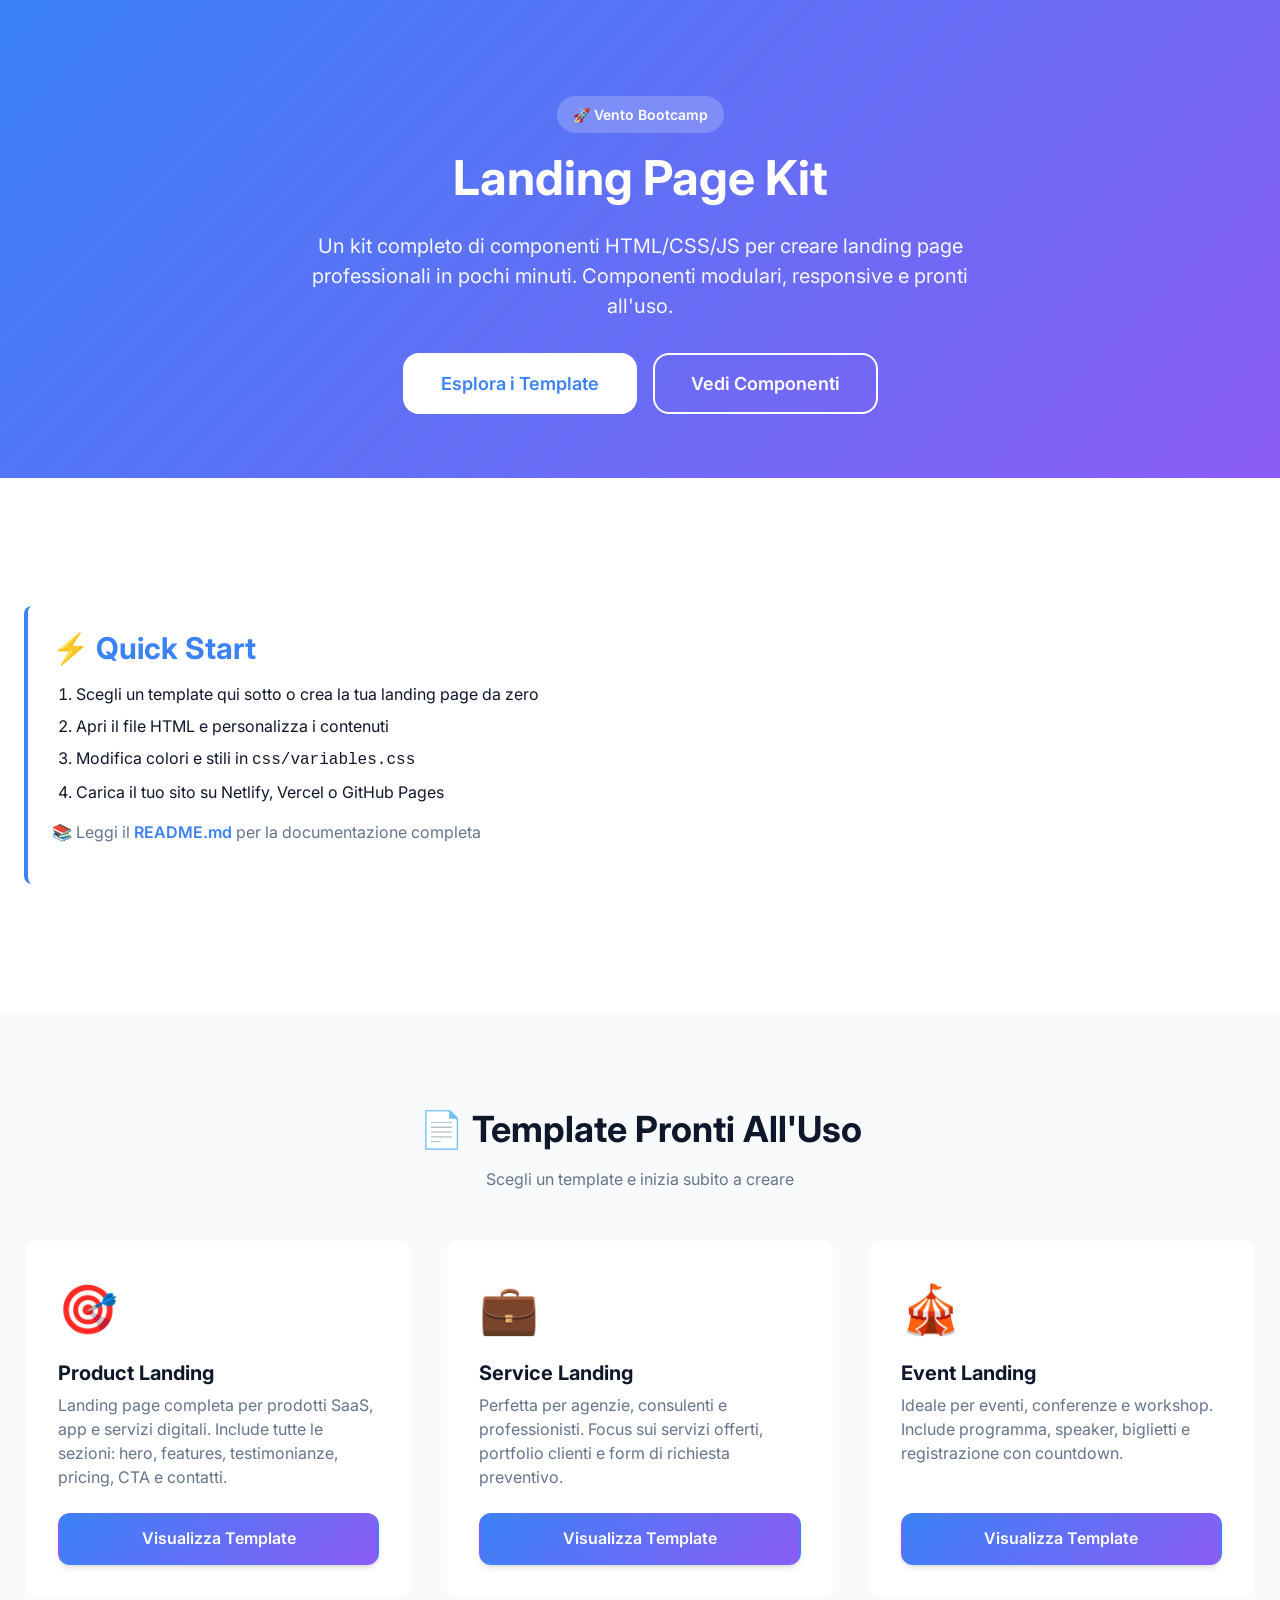
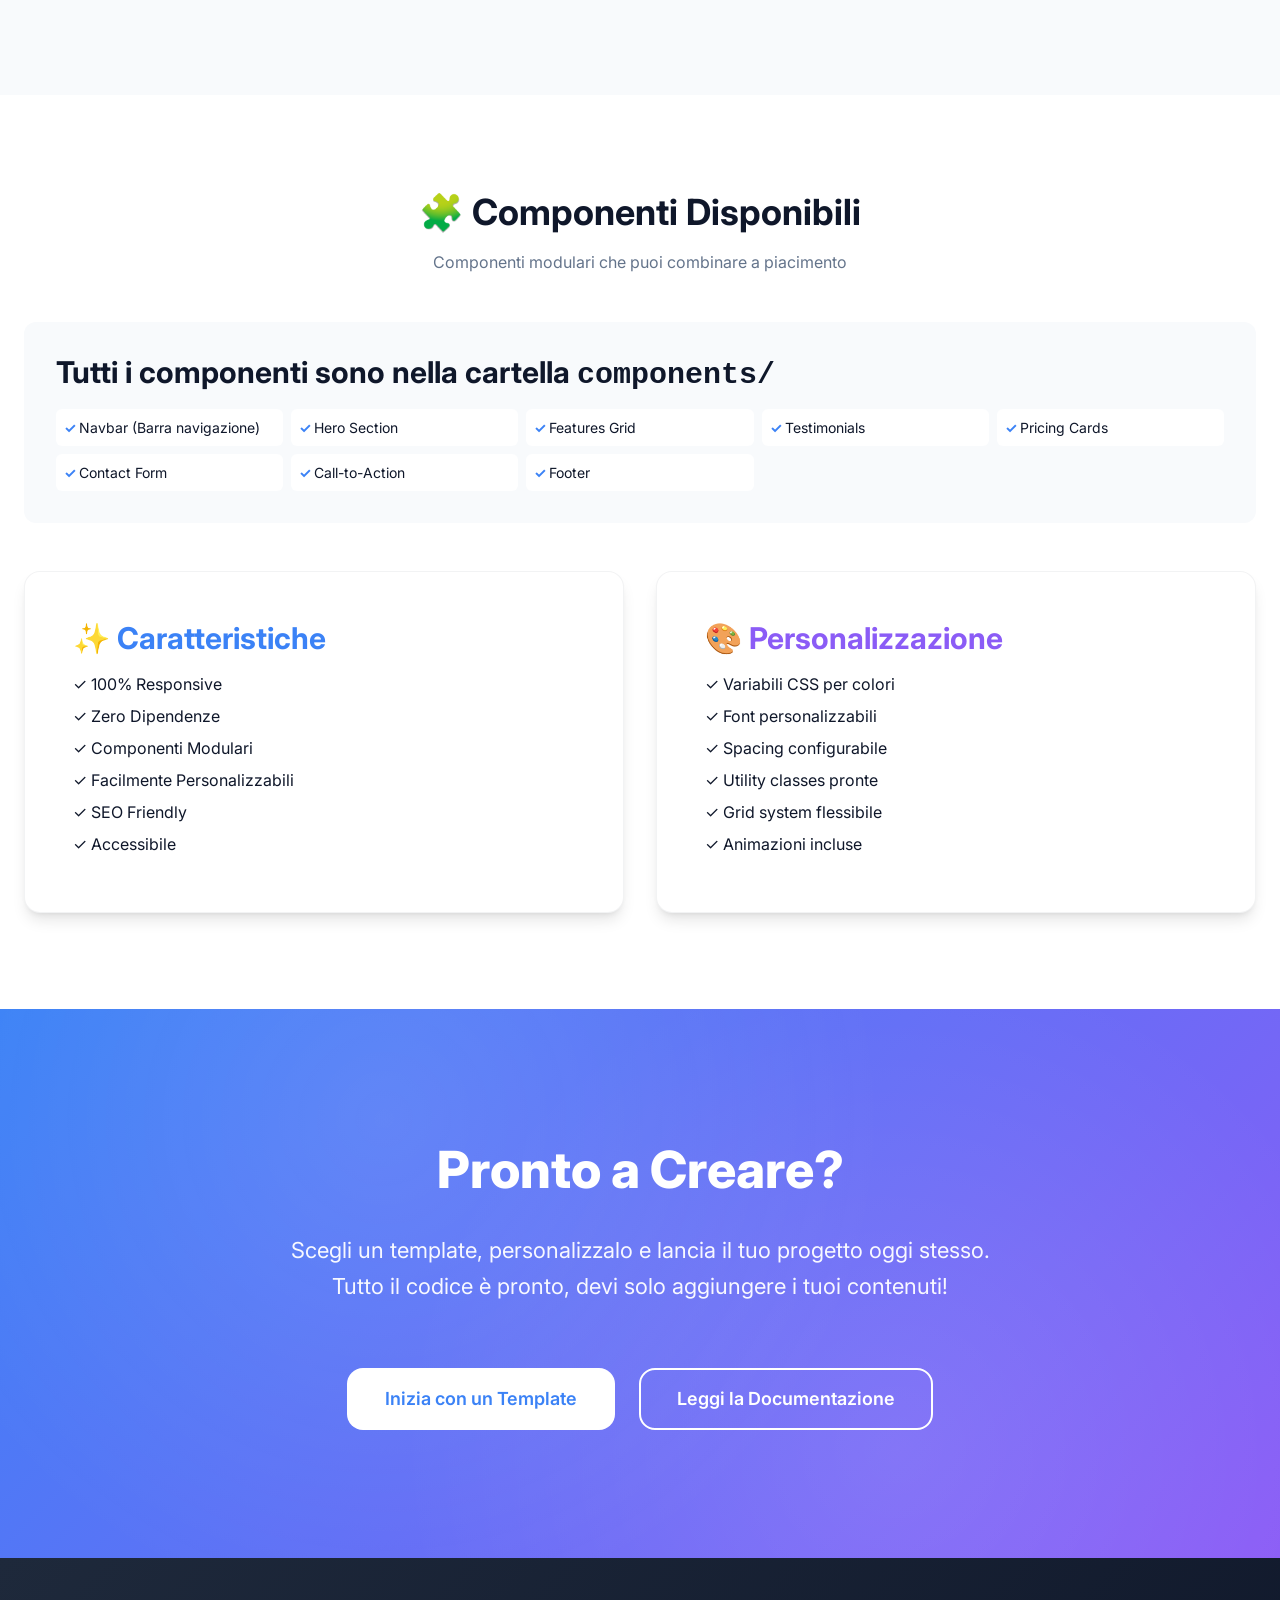
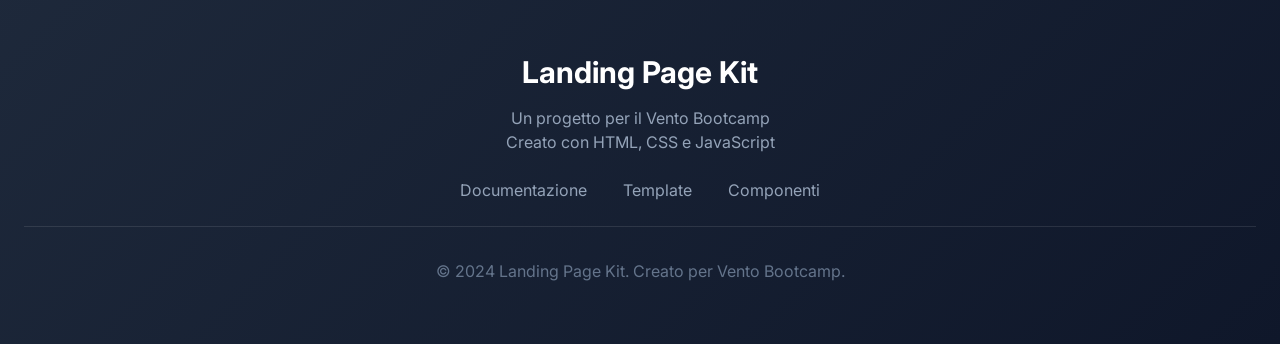
<file: index.html>
<!DOCTYPE html>
<html lang="it">
<head>
  <meta charset="UTF-8">
  <meta name="viewport" content="width=device-width, initial-scale=1.0">
  <title>Landing Page Kit - Vento Bootcamp</title>

  <!-- Google Fonts - Inter -->
  <link rel="preconnect" href="https://fonts.googleapis.com">
  <link rel="preconnect" href="https://fonts.gstatic.com" crossorigin>
  <link href="https://fonts.googleapis.com/css2?family=Inter:wght@300;400;500;600;700;800&display=swap" rel="stylesheet">

  <!-- CSS -->
  <link rel="stylesheet" href="css/variables.css">
  <link rel="stylesheet" href="css/main.css">
  <link rel="stylesheet" href="css/components.css">

  <style>
    .template-grid {
      display: grid;
      grid-template-columns: repeat(auto-fit, minmax(320px, 1fr));
      gap: var(--spacing-xl);
      margin-top: var(--spacing-2xl);
    }

    .template-card {
      background: var(--white);
      border: 2px solid var(--light);
      border-radius: var(--radius-lg);
      padding: var(--spacing-xl);
      transition: all var(--transition-base);
      display: flex;
      flex-direction: column;
    }

    .template-card:hover {
      border-color: var(--primary-color);
      transform: translateY(-4px);
      box-shadow: var(--shadow-xl);
    }

    .template-icon {
      font-size: 3rem;
      margin-bottom: var(--spacing-md);
    }

    .template-title {
      font-size: var(--text-xl);
      margin-bottom: var(--spacing-sm);
      color: var(--dark);
    }

    .template-description {
      color: var(--gray);
      margin-bottom: var(--spacing-lg);
      flex-grow: 1;
    }

    .component-list {
      background: var(--light);
      padding: var(--spacing-xl);
      border-radius: var(--radius-lg);
    }

    .component-list h3 {
      color: var(--dark);
      margin-bottom: var(--spacing-md);
    }

    .component-list ul {
      list-style: none;
      display: grid;
      grid-template-columns: repeat(auto-fill, minmax(200px, 1fr));
      gap: var(--spacing-sm);
    }

    .component-list li {
      padding: var(--spacing-sm);
      background: var(--white);
      border-radius: var(--radius-sm);
      font-size: var(--text-sm);
    }

    .component-list li::before {
      content: "✓ ";
      color: var(--primary-color);
      font-weight: bold;
    }

    .hero-welcome {
      background: linear-gradient(135deg, var(--primary-color) 0%, var(--secondary-color) 100%);
      color: var(--white);
      padding: 6rem 0 4rem;
      text-align: center;
    }

    .hero-welcome h1 {
      color: var(--white);
      font-size: var(--text-5xl);
      margin-bottom: var(--spacing-lg);
    }

    .hero-welcome p {
      color: rgba(255, 255, 255, 0.95);
      font-size: var(--text-xl);
      max-width: 700px;
      margin: 0 auto var(--spacing-xl);
    }

    .badge {
      display: inline-block;
      padding: 0.5rem 1rem;
      background: rgba(255, 255, 255, 0.2);
      border-radius: var(--radius-full);
      font-size: var(--text-sm);
      font-weight: 600;
      margin-bottom: var(--spacing-md);
    }

    .quick-start {
      background: var(--white);
      border-left: 4px solid var(--primary-color);
      padding: var(--spacing-lg);
      margin: var(--spacing-xl) 0;
      border-radius: var(--radius-md);
    }

    .quick-start h3 {
      color: var(--primary-color);
      margin-bottom: var(--spacing-md);
    }

    .quick-start ol {
      margin-left: var(--spacing-lg);
    }

    .quick-start li {
      margin-bottom: var(--spacing-sm);
      color: var(--dark);
    }
  </style>
</head>
<body>

  <!-- HERO WELCOME -->
  <div class="hero-welcome">
    <div class="container">
      <span class="badge">🚀 Vento Bootcamp</span>
      <h1>Landing Page Kit</h1>
      <p>
        Un kit completo di componenti HTML/CSS/JS per creare landing page professionali in pochi minuti.
        Componenti modulari, responsive e pronti all'uso.
      </p>
      <div class="flex justify-center gap-md" style="margin-top: var(--spacing-xl);">
        <a href="#templates" class="btn btn-lg" style="background-color: var(--white); color: var(--primary-color);">
          Esplora i Template
        </a>
        <a href="#components" class="btn btn-outline btn-lg" style="border-color: var(--white); color: var(--white);">
          Vedi Componenti
        </a>
      </div>
    </div>
  </div>

  <!-- QUICK START -->
  <section class="section">
    <div class="container">
      <div class="quick-start">
        <h3>⚡ Quick Start</h3>
        <ol>
          <li>Scegli un template qui sotto o crea la tua landing page da zero</li>
          <li>Apri il file HTML e personalizza i contenuti</li>
          <li>Modifica colori e stili in <code>css/variables.css</code></li>
          <li>Carica il tuo sito su Netlify, Vercel o GitHub Pages</li>
        </ol>
        <p style="margin-top: var(--spacing-md); color: var(--gray);">
          📚 Leggi il <a href="README.md" style="color: var(--primary-color); font-weight: 600;">README.md</a> per la documentazione completa
        </p>
      </div>
    </div>
  </section>

  <!-- TEMPLATES SECTION -->
  <section class="section" id="templates" style="background-color: var(--light);">
    <div class="container">
      <div class="text-center">
        <h2>📄 Template Pronti All'Uso</h2>
        <p class="text-gray">Scegli un template e inizia subito a creare</p>
      </div>

      <div class="template-grid">
        <!-- Product Landing -->
        <div class="template-card">
          <div class="template-icon">🎯</div>
          <h3 class="template-title">Product Landing</h3>
          <p class="template-description">
            Landing page completa per prodotti SaaS, app e servizi digitali.
            Include tutte le sezioni: hero, features, testimonianze, pricing, CTA e contatti.
          </p>
          <a href="templates/product-landing.html" class="btn btn-primary" style="width: 100%;">
            Visualizza Template
          </a>
        </div>

        <!-- Service Landing -->
        <div class="template-card">
          <div class="template-icon">💼</div>
          <h3 class="template-title">Service Landing</h3>
          <p class="template-description">
            Perfetta per agenzie, consulenti e professionisti.
            Focus sui servizi offerti, portfolio clienti e form di richiesta preventivo.
          </p>
          <a href="templates/service-landing.html" class="btn btn-primary" style="width: 100%;">
            Visualizza Template
          </a>
        </div>

        <!-- Event Landing -->
        <div class="template-card">
          <div class="template-icon">🎪</div>
          <h3 class="template-title">Event Landing</h3>
          <p class="template-description">
            Ideale per eventi, conferenze e workshop.
            Include programma, speaker, biglietti e registrazione con countdown.
          </p>
          <a href="templates/event-landing.html" class="btn btn-primary" style="width: 100%;">
            Visualizza Template
          </a>
        </div>
      </div>
    </div>
  </section>

  <!-- COMPONENTS SECTION -->
  <section class="section" id="components">
    <div class="container">
      <div class="text-center">
        <h2>🧩 Componenti Disponibili</h2>
        <p class="text-gray">Componenti modulari che puoi combinare a piacimento</p>
      </div>

      <div class="component-list" style="margin-top: var(--spacing-2xl);">
        <h3>Tutti i componenti sono nella cartella <code>components/</code></h3>
        <ul>
          <li>Navbar (Barra navigazione)</li>
          <li>Hero Section</li>
          <li>Features Grid</li>
          <li>Testimonials</li>
          <li>Pricing Cards</li>
          <li>Contact Form</li>
          <li>Call-to-Action</li>
          <li>Footer</li>
        </ul>
      </div>

      <div class="grid grid-cols-2" style="gap: var(--spacing-xl); margin-top: var(--spacing-2xl);">
        <div class="card">
          <h3 style="color: var(--primary-color); margin-bottom: var(--spacing-md);">✨ Caratteristiche</h3>
          <ul style="list-style: none;">
            <li style="margin-bottom: var(--spacing-sm);">✓ 100% Responsive</li>
            <li style="margin-bottom: var(--spacing-sm);">✓ Zero Dipendenze</li>
            <li style="margin-bottom: var(--spacing-sm);">✓ Componenti Modulari</li>
            <li style="margin-bottom: var(--spacing-sm);">✓ Facilmente Personalizzabili</li>
            <li style="margin-bottom: var(--spacing-sm);">✓ SEO Friendly</li>
            <li style="margin-bottom: var(--spacing-sm);">✓ Accessibile</li>
          </ul>
        </div>

        <div class="card">
          <h3 style="color: var(--secondary-color); margin-bottom: var(--spacing-md);">🎨 Personalizzazione</h3>
          <ul style="list-style: none;">
            <li style="margin-bottom: var(--spacing-sm);">✓ Variabili CSS per colori</li>
            <li style="margin-bottom: var(--spacing-sm);">✓ Font personalizzabili</li>
            <li style="margin-bottom: var(--spacing-sm);">✓ Spacing configurabile</li>
            <li style="margin-bottom: var(--spacing-sm);">✓ Utility classes pronte</li>
            <li style="margin-bottom: var(--spacing-sm);">✓ Grid system flessibile</li>
            <li style="margin-bottom: var(--spacing-sm);">✓ Animazioni incluse</li>
          </ul>
        </div>
      </div>
    </div>
  </section>

  <!-- CTA SECTION -->
  <section class="cta">
    <div class="container">
      <h2 class="cta-title">Pronto a Creare?</h2>
      <p class="cta-text">
        Scegli un template, personalizzalo e lancia il tuo progetto oggi stesso.
        Tutto il codice è pronto, devi solo aggiungere i tuoi contenuti!
      </p>
      <div class="hero-buttons">
        <a href="templates/product-landing.html" class="btn btn-lg" style="background-color: var(--white); color: var(--primary-color);">
          Inizia con un Template
        </a>
        <a href="README.md" class="btn btn-outline btn-lg" style="border-color: var(--white); color: var(--white);">
          Leggi la Documentazione
        </a>
      </div>
    </div>
  </section>

  <!-- FOOTER -->
  <footer class="footer">
    <div class="container">
      <div style="text-align: center;">
        <h3 style="color: var(--white); margin-bottom: var(--spacing-md);">Landing Page Kit</h3>
        <p style="color: var(--gray-light); margin-bottom: var(--spacing-lg);">
          Un progetto per il Vento Bootcamp<br>
          Creato con HTML, CSS e JavaScript
        </p>
        <div style="margin-bottom: var(--spacing-lg);">
          <a href="README.md" style="color: var(--gray-light); margin: 0 var(--spacing-md);">Documentazione</a>
          <a href="templates/product-landing.html" style="color: var(--gray-light); margin: 0 var(--spacing-md);">Template</a>
          <a href="#components" style="color: var(--gray-light); margin: 0 var(--spacing-md);">Componenti</a>
        </div>
      </div>
      <div class="footer-bottom">
        <p>&copy; 2024 Landing Page Kit. Creato per Vento Bootcamp.</p>
      </div>
    </div>
  </footer>

  <!-- JavaScript -->
  <script src="js/main.js"></script>
</body>
</html>
</file>
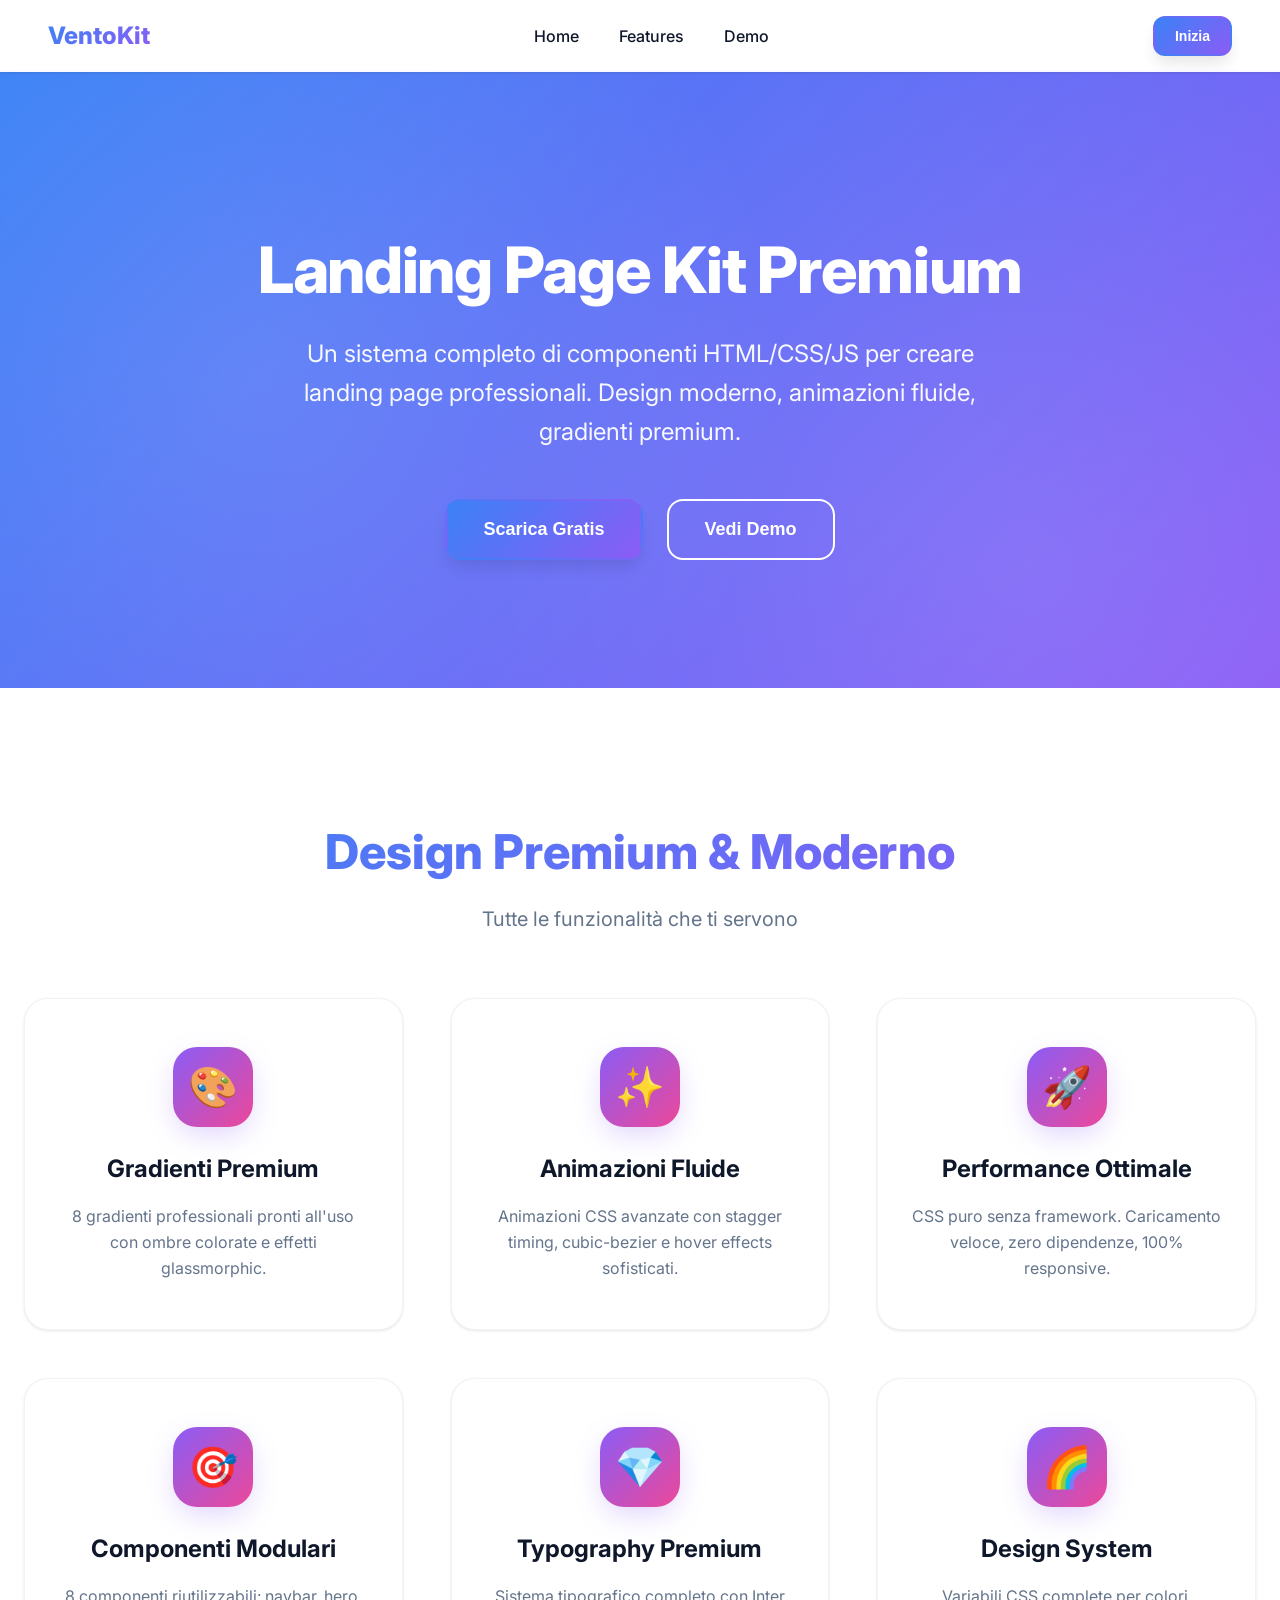
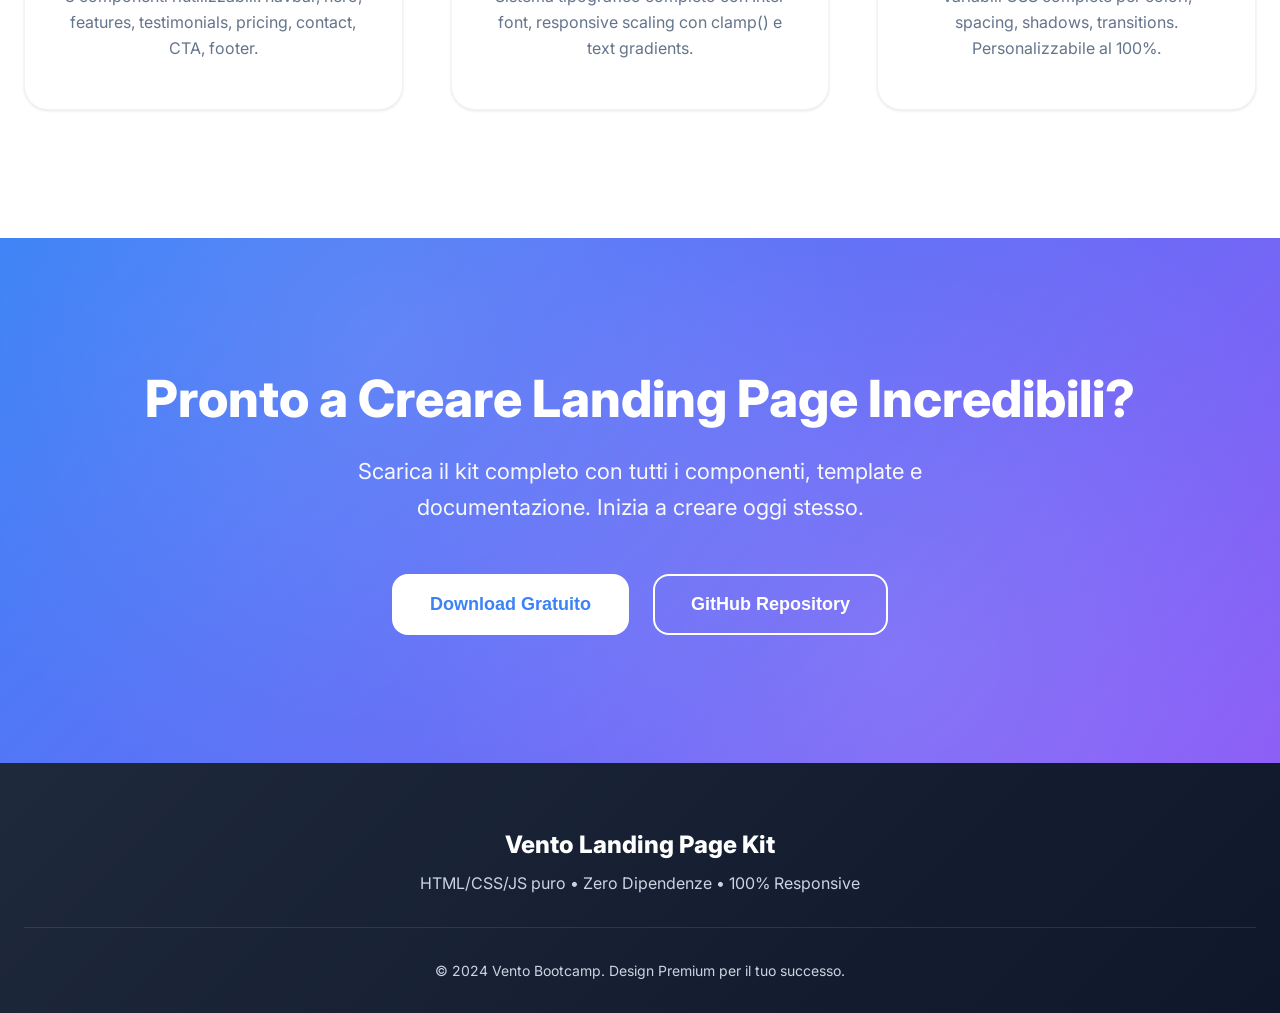
<file: DEMO-STANDALONE.html>
<!DOCTYPE html>
<html lang="it">
<head>
  <meta charset="UTF-8">
  <meta name="viewport" content="width=device-width, initial-scale=1.0">
  <title>Landing Page Kit - Demo Premium</title>

  <!-- Google Fonts -->
  <link rel="preconnect" href="https://fonts.googleapis.com">
  <link rel="preconnect" href="https://fonts.gstatic.com" crossorigin>
  <link href="https://fonts.googleapis.com/css2?family=Inter:wght@300;400;500;600;700;800&display=swap" rel="stylesheet">

  <style>
    /* CSS Variables & Reset */
    :root {
      --primary: #3b82f6;
      --secondary: #8b5cf6;
      --dark: #0f172a;
      --gray: #64748b;
      --light: #f8fafc;
      --white: #ffffff;
      --gradient-blue: linear-gradient(135deg, #3b82f6 0%, #8b5cf6 100%);
      --gradient-purple: linear-gradient(135deg, #8b5cf6 0%, #ec4899 100%);
      --shadow-lg: 0 10px 15px -3px rgba(0, 0, 0, 0.1);
      --shadow-xl: 0 20px 25px -5px rgba(0, 0, 0, 0.1);
      --shadow-2xl: 0 25px 50px -12px rgba(0, 0, 0, 0.25);
      --shadow-primary: 0 10px 30px -5px rgba(59, 130, 246, 0.3);
      --shadow-secondary: 0 10px 30px -5px rgba(139, 92, 246, 0.3);
    }

    * {
      margin: 0;
      padding: 0;
      box-sizing: border-box;
    }

    body {
      font-family: 'Inter', -apple-system, BlinkMacSystemFont, 'Segoe UI', Roboto, sans-serif;
      line-height: 1.5;
      color: var(--dark);
      background: var(--white);
      -webkit-font-smoothing: antialiased;
      overflow-x: hidden;
    }

    /* Container */
    .container {
      max-width: 1280px;
      margin: 0 auto;
      padding: 0 1.5rem;
    }

    /* Navbar */
    .navbar {
      position: fixed;
      top: 0;
      left: 0;
      right: 0;
      background: rgba(255, 255, 255, 0.95);
      backdrop-filter: blur(10px);
      box-shadow: 0 1px 3px rgba(0, 0, 0, 0.1);
      z-index: 1000;
    }

    .navbar-container {
      display: flex;
      align-items: center;
      justify-content: space-between;
      padding: 1rem 1.5rem;
    }

    .navbar-logo {
      font-size: 1.5rem;
      font-weight: 800;
      background: var(--gradient-blue);
      -webkit-background-clip: text;
      -webkit-text-fill-color: transparent;
      background-clip: text;
    }

    .navbar-menu {
      display: flex;
      gap: 2.5rem;
      list-style: none;
      align-items: center;
    }

    .navbar-link {
      font-weight: 500;
      color: var(--dark);
      text-decoration: none;
      position: relative;
      padding-bottom: 0.25rem;
      transition: color 0.3s;
    }

    .navbar-link::after {
      content: '';
      position: absolute;
      bottom: 0;
      left: 0;
      width: 0;
      height: 2px;
      background: var(--gradient-blue);
      transition: width 0.3s;
    }

    .navbar-link:hover {
      color: var(--primary);
    }

    .navbar-link:hover::after {
      width: 100%;
    }

    /* Buttons */
    .btn {
      display: inline-flex;
      align-items: center;
      justify-content: center;
      padding: 0.875rem 1.75rem;
      font-size: 1rem;
      font-weight: 600;
      border-radius: 0.75rem;
      transition: all 0.3s cubic-bezier(0.4, 0, 0.2, 1);
      cursor: pointer;
      border: 2px solid transparent;
      position: relative;
      overflow: hidden;
    }

    .btn::before {
      content: '';
      position: absolute;
      top: 0;
      left: -100%;
      width: 100%;
      height: 100%;
      background: linear-gradient(90deg, transparent, rgba(255, 255, 255, 0.3), transparent);
      transition: left 0.5s;
    }

    .btn:hover::before {
      left: 100%;
    }

    .btn-primary {
      background: var(--gradient-blue);
      color: var(--white);
      box-shadow: var(--shadow-lg);
    }

    .btn-primary:hover {
      transform: translateY(-3px);
      box-shadow: var(--shadow-primary);
    }

    .btn-outline {
      background: transparent;
      border-color: var(--white);
      color: var(--white);
    }

    .btn-outline:hover {
      background: var(--white);
      color: var(--primary);
      transform: translateY(-2px);
    }

    .btn-lg {
      padding: 1.125rem 2.25rem;
      font-size: 1.125rem;
      border-radius: 1rem;
    }

    .btn-sm {
      padding: 0.625rem 1.25rem;
      font-size: 0.875rem;
    }

    /* Hero Section */
    .hero {
      padding: 10rem 0 8rem;
      background: var(--gradient-blue);
      color: var(--white);
      margin-top: 70px;
      position: relative;
      overflow: hidden;
    }

    .hero::before {
      content: '';
      position: absolute;
      top: 0;
      left: 0;
      right: 0;
      bottom: 0;
      background:
        radial-gradient(circle at 20% 50%, rgba(255, 255, 255, 0.1) 0%, transparent 50%),
        radial-gradient(circle at 80% 80%, rgba(255, 255, 255, 0.1) 0%, transparent 50%);
      pointer-events: none;
    }

    .hero-content {
      text-align: center;
      max-width: 900px;
      margin: 0 auto;
      position: relative;
      z-index: 2;
    }

    .hero-title {
      font-size: clamp(2.5rem, 5vw, 4.5rem);
      font-weight: 800;
      margin-bottom: 1.5rem;
      line-height: 1.25;
      letter-spacing: -0.02em;
      animation: fadeInUp 0.8s ease-out;
    }

    .hero-subtitle {
      font-size: clamp(1.125rem, 2vw, 1.5rem);
      margin-bottom: 3rem;
      color: rgba(255, 255, 255, 0.95);
      line-height: 1.625;
      max-width: 700px;
      margin-left: auto;
      margin-right: auto;
      animation: fadeInUp 0.8s ease-out 0.2s;
      animation-fill-mode: backwards;
    }

    .hero-buttons {
      display: flex;
      gap: 1.5rem;
      justify-content: center;
      flex-wrap: wrap;
      animation: fadeInUp 0.8s ease-out 0.4s;
      animation-fill-mode: backwards;
    }

    /* Features Section */
    .features {
      padding: 8rem 0;
    }

    .section-header {
      text-align: center;
      margin-bottom: 4rem;
    }

    .section-title {
      font-size: clamp(2rem, 4vw, 3rem);
      font-weight: 800;
      margin-bottom: 1rem;
      background: var(--gradient-blue);
      -webkit-background-clip: text;
      -webkit-text-fill-color: transparent;
      background-clip: text;
    }

    .section-subtitle {
      font-size: 1.25rem;
      color: var(--gray);
    }

    .features-grid {
      display: grid;
      grid-template-columns: repeat(auto-fit, minmax(320px, 1fr));
      gap: 3rem;
    }

    .feature-card {
      text-align: center;
      padding: 3rem 2rem;
      background: var(--white);
      border-radius: 1.5rem;
      box-shadow: 0 1px 3px rgba(0, 0, 0, 0.1);
      transition: all 0.3s cubic-bezier(0.4, 0, 0.2, 1);
      border: 1px solid rgba(15, 23, 42, 0.05);
    }

    .feature-card:hover {
      transform: translateY(-12px);
      box-shadow: var(--shadow-2xl);
      border-color: rgba(59, 130, 246, 0.2);
    }

    .feature-icon {
      width: 80px;
      height: 80px;
      margin: 0 auto 1.5rem;
      background: var(--gradient-purple);
      border-radius: 1.5rem;
      display: flex;
      align-items: center;
      justify-content: center;
      font-size: 2.5rem;
      box-shadow: var(--shadow-secondary);
      transition: all 0.3s;
    }

    .feature-card:hover .feature-icon {
      transform: scale(1.1) rotate(5deg);
      box-shadow: 0 15px 40px -10px rgba(139, 92, 246, 0.5);
    }

    .feature-title {
      font-size: 1.5rem;
      font-weight: 700;
      margin-bottom: 1rem;
      color: var(--dark);
    }

    .feature-description {
      color: var(--gray);
      line-height: 1.625;
    }

    /* CTA Section */
    .cta {
      background: var(--gradient-blue);
      color: var(--white);
      padding: 8rem 0;
      text-align: center;
      position: relative;
      overflow: hidden;
    }

    .cta::before {
      content: '';
      position: absolute;
      top: 0;
      left: 0;
      right: 0;
      bottom: 0;
      background:
        radial-gradient(circle at 30% 20%, rgba(255, 255, 255, 0.1) 0%, transparent 50%),
        radial-gradient(circle at 70% 80%, rgba(255, 255, 255, 0.1) 0%, transparent 50%);
      pointer-events: none;
    }

    .cta-content {
      position: relative;
      z-index: 2;
    }

    .cta-title {
      font-size: clamp(2rem, 4vw, 3.5rem);
      font-weight: 800;
      margin-bottom: 1.5rem;
      line-height: 1.25;
    }

    .cta-text {
      font-size: clamp(1.125rem, 2vw, 1.375rem);
      margin-bottom: 3rem;
      color: rgba(255, 255, 255, 0.95);
      max-width: 700px;
      margin-left: auto;
      margin-right: auto;
      line-height: 1.625;
    }

    /* Footer */
    .footer {
      background: linear-gradient(135deg, #1e293b 0%, #0f172a 100%);
      color: var(--white);
      padding: 4rem 0 2rem;
      text-align: center;
    }

    .footer-content {
      margin-bottom: 2rem;
    }

    .footer-title {
      font-size: 1.5rem;
      font-weight: 800;
      margin-bottom: 0.5rem;
    }

    .footer-text {
      color: #cbd5e1;
      margin-bottom: 2rem;
    }

    .footer-bottom {
      border-top: 1px solid rgba(255, 255, 255, 0.1);
      padding-top: 2rem;
      color: #cbd5e1;
      font-size: 0.875rem;
    }

    /* Animations */
    @keyframes fadeInUp {
      from {
        opacity: 0;
        transform: translateY(30px);
      }
      to {
        opacity: 1;
        transform: translateY(0);
      }
    }

    /* Mobile Responsive */
    @media (max-width: 768px) {
      .navbar-menu {
        display: none;
      }

      .hero {
        padding: 6rem 0 4rem;
      }

      .hero-buttons {
        flex-direction: column;
        align-items: stretch;
      }

      .hero-buttons .btn {
        width: 100%;
      }

      .features {
        padding: 4rem 0;
      }

      .features-grid {
        grid-template-columns: 1fr;
        gap: 2rem;
      }

      .cta {
        padding: 4rem 0;
      }
    }
  </style>
</head>
<body>

  <!-- Navbar -->
  <nav class="navbar">
    <div class="container">
      <div class="navbar-container">
        <div class="navbar-logo">VentoKit</div>
        <ul class="navbar-menu">
          <li><a href="#home" class="navbar-link">Home</a></li>
          <li><a href="#features" class="navbar-link">Features</a></li>
          <li><a href="#cta" class="navbar-link">Demo</a></li>
        </ul>
        <button class="btn btn-primary btn-sm">Inizia</button>
      </div>
    </div>
  </nav>

  <!-- Hero Section -->
  <section class="hero" id="home">
    <div class="container">
      <div class="hero-content">
        <h1 class="hero-title">
          Landing Page Kit Premium
        </h1>
        <p class="hero-subtitle">
          Un sistema completo di componenti HTML/CSS/JS per creare landing page professionali.
          Design moderno, animazioni fluide, gradienti premium.
        </p>
        <div class="hero-buttons">
          <button class="btn btn-primary btn-lg">
            Scarica Gratis
          </button>
          <button class="btn btn-outline btn-lg">
            Vedi Demo
          </button>
        </div>
      </div>
    </div>
  </section>

  <!-- Features Section -->
  <section class="features" id="features">
    <div class="container">
      <div class="section-header">
        <h2 class="section-title">Design Premium & Moderno</h2>
        <p class="section-subtitle">Tutte le funzionalità che ti servono</p>
      </div>

      <div class="features-grid">
        <!-- Feature 1 -->
        <div class="feature-card">
          <div class="feature-icon">
            🎨
          </div>
          <h3 class="feature-title">Gradienti Premium</h3>
          <p class="feature-description">
            8 gradienti professionali pronti all'uso con ombre colorate e effetti glassmorphic.
          </p>
        </div>

        <!-- Feature 2 -->
        <div class="feature-card">
          <div class="feature-icon">
            ✨
          </div>
          <h3 class="feature-title">Animazioni Fluide</h3>
          <p class="feature-description">
            Animazioni CSS avanzate con stagger timing, cubic-bezier e hover effects sofisticati.
          </p>
        </div>

        <!-- Feature 3 -->
        <div class="feature-card">
          <div class="feature-icon">
            🚀
          </div>
          <h3 class="feature-title">Performance Ottimale</h3>
          <p class="feature-description">
            CSS puro senza framework. Caricamento veloce, zero dipendenze, 100% responsive.
          </p>
        </div>

        <!-- Feature 4 -->
        <div class="feature-card">
          <div class="feature-icon">
            🎯
          </div>
          <h3 class="feature-title">Componenti Modulari</h3>
          <p class="feature-description">
            8 componenti riutilizzabili: navbar, hero, features, testimonials, pricing, contact, CTA, footer.
          </p>
        </div>

        <!-- Feature 5 -->
        <div class="feature-card">
          <div class="feature-icon">
            💎
          </div>
          <h3 class="feature-title">Typography Premium</h3>
          <p class="feature-description">
            Sistema tipografico completo con Inter font, responsive scaling con clamp() e text gradients.
          </p>
        </div>

        <!-- Feature 6 -->
        <div class="feature-card">
          <div class="feature-icon">
            🌈
          </div>
          <h3 class="feature-title">Design System</h3>
          <p class="feature-description">
            Variabili CSS complete per colori, spacing, shadows, transitions. Personalizzabile al 100%.
          </p>
        </div>
      </div>
    </div>
  </section>

  <!-- CTA Section -->
  <section class="cta" id="cta">
    <div class="container">
      <div class="cta-content">
        <h2 class="cta-title">
          Pronto a Creare Landing Page Incredibili?
        </h2>
        <p class="cta-text">
          Scarica il kit completo con tutti i componenti, template e documentazione.
          Inizia a creare oggi stesso.
        </p>
        <div class="hero-buttons">
          <button class="btn btn-lg" style="background: white; color: #3b82f6;">
            Download Gratuito
          </button>
          <button class="btn btn-outline btn-lg">
            GitHub Repository
          </button>
        </div>
      </div>
    </div>
  </section>

  <!-- Footer -->
  <footer class="footer">
    <div class="container">
      <div class="footer-content">
        <h3 class="footer-title">Vento Landing Page Kit</h3>
        <p class="footer-text">
          HTML/CSS/JS puro • Zero Dipendenze • 100% Responsive
        </p>
      </div>
      <div class="footer-bottom">
        <p>&copy; 2024 Vento Bootcamp. Design Premium per il tuo successo.</p>
      </div>
    </div>
  </footer>

  <script>
    // Simple navbar scroll effect
    window.addEventListener('scroll', function() {
      const navbar = document.querySelector('.navbar');
      if (window.scrollY > 50) {
        navbar.style.boxShadow = '0 4px 6px -1px rgba(0, 0, 0, 0.1)';
      } else {
        navbar.style.boxShadow = '0 1px 3px rgba(0, 0, 0, 0.1)';
      }
    });

    // Smooth scroll for navigation links
    document.querySelectorAll('a[href^="#"]').forEach(anchor => {
      anchor.addEventListener('click', function (e) {
        e.preventDefault();
        const target = document.querySelector(this.getAttribute('href'));
        if (target) {
          const navHeight = document.querySelector('.navbar').offsetHeight;
          const targetPosition = target.offsetTop - navHeight;
          window.scrollTo({
            top: targetPosition,
            behavior: 'smooth'
          });
        }
      });
    });
  </script>

</body>
</html>
</file>
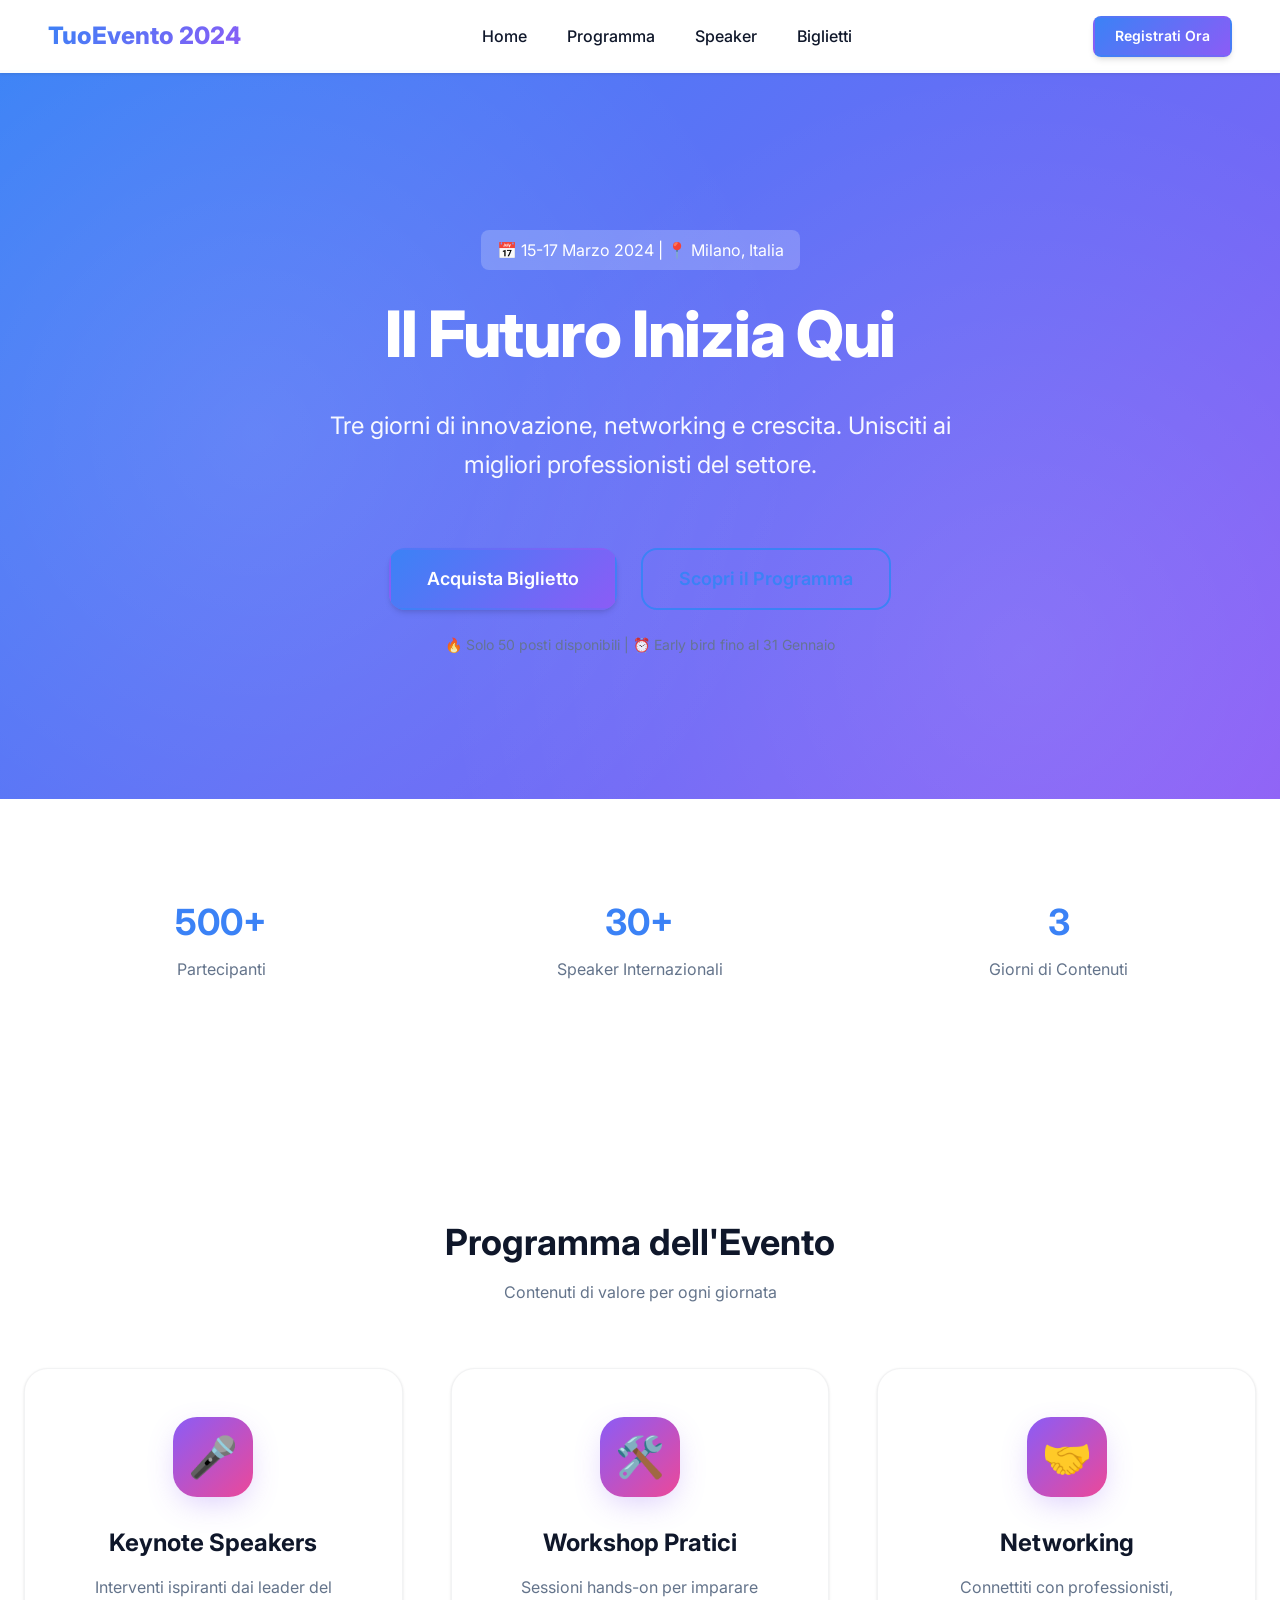
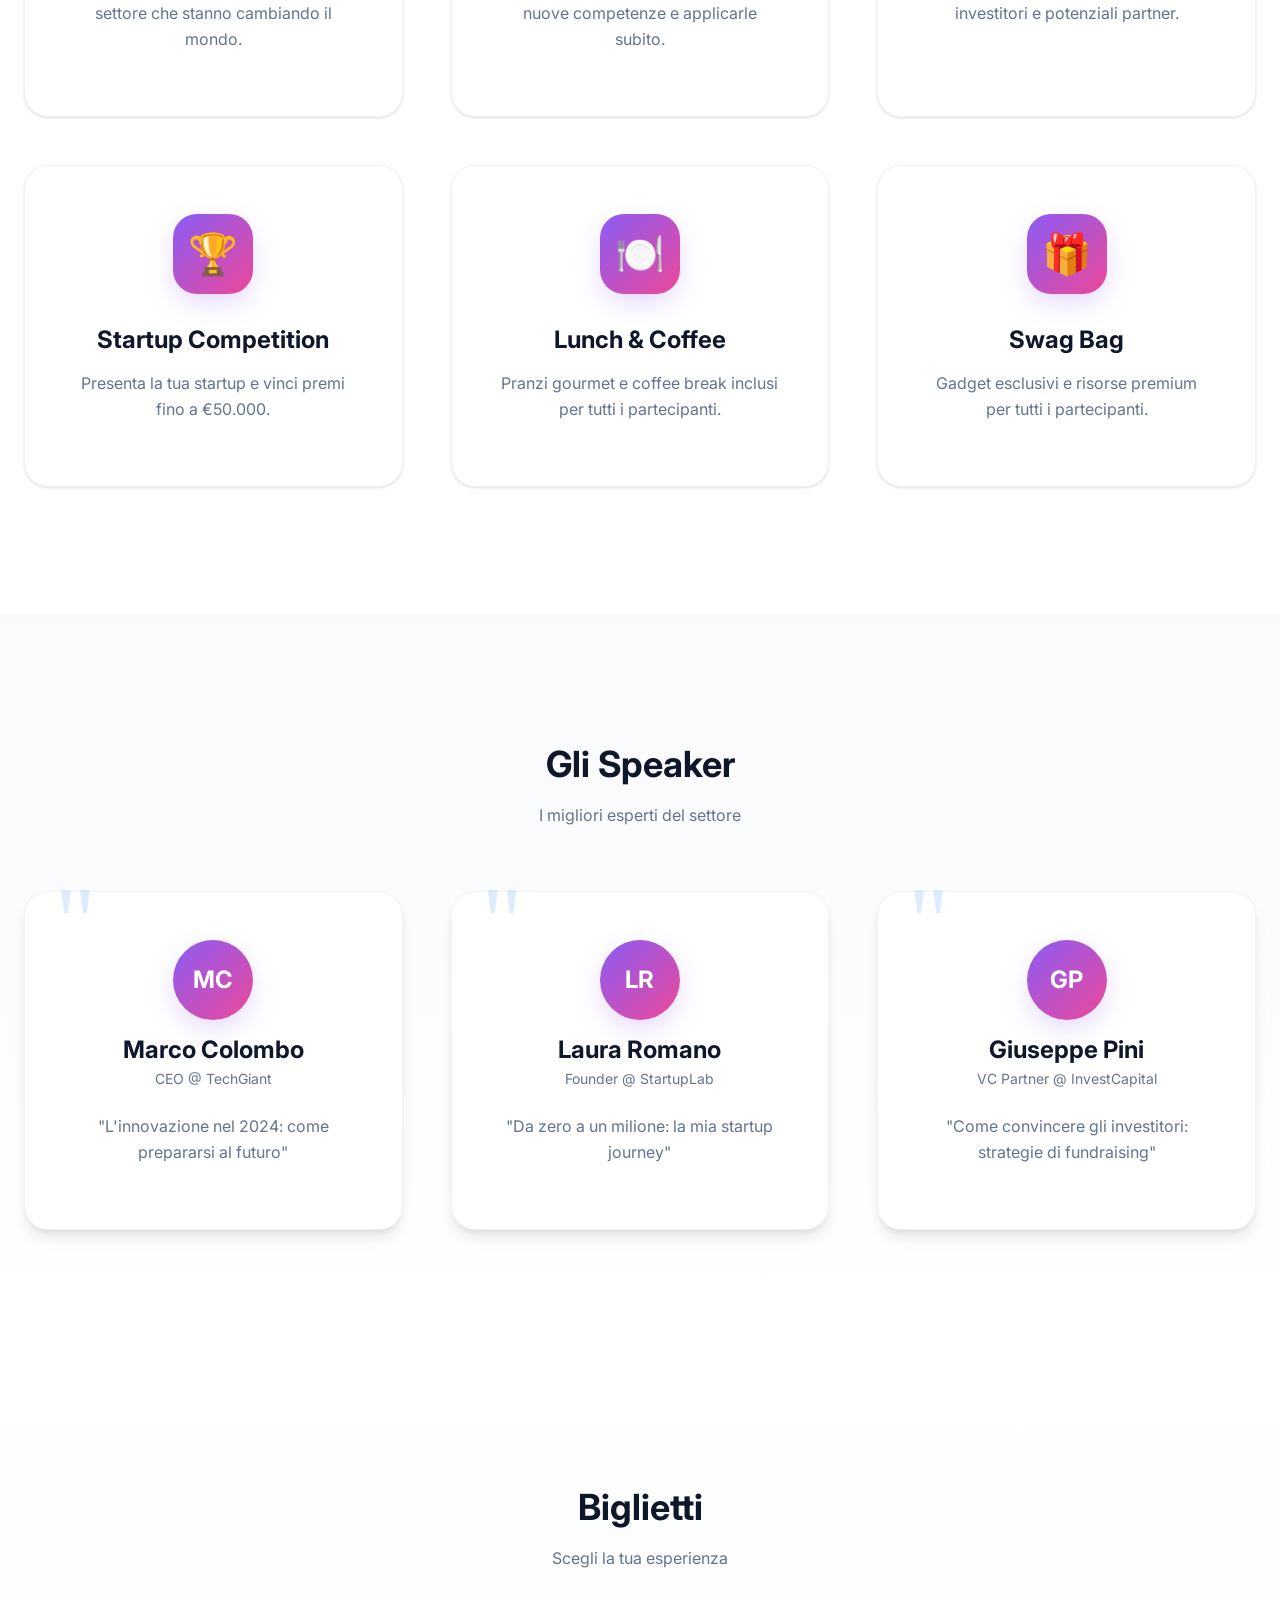
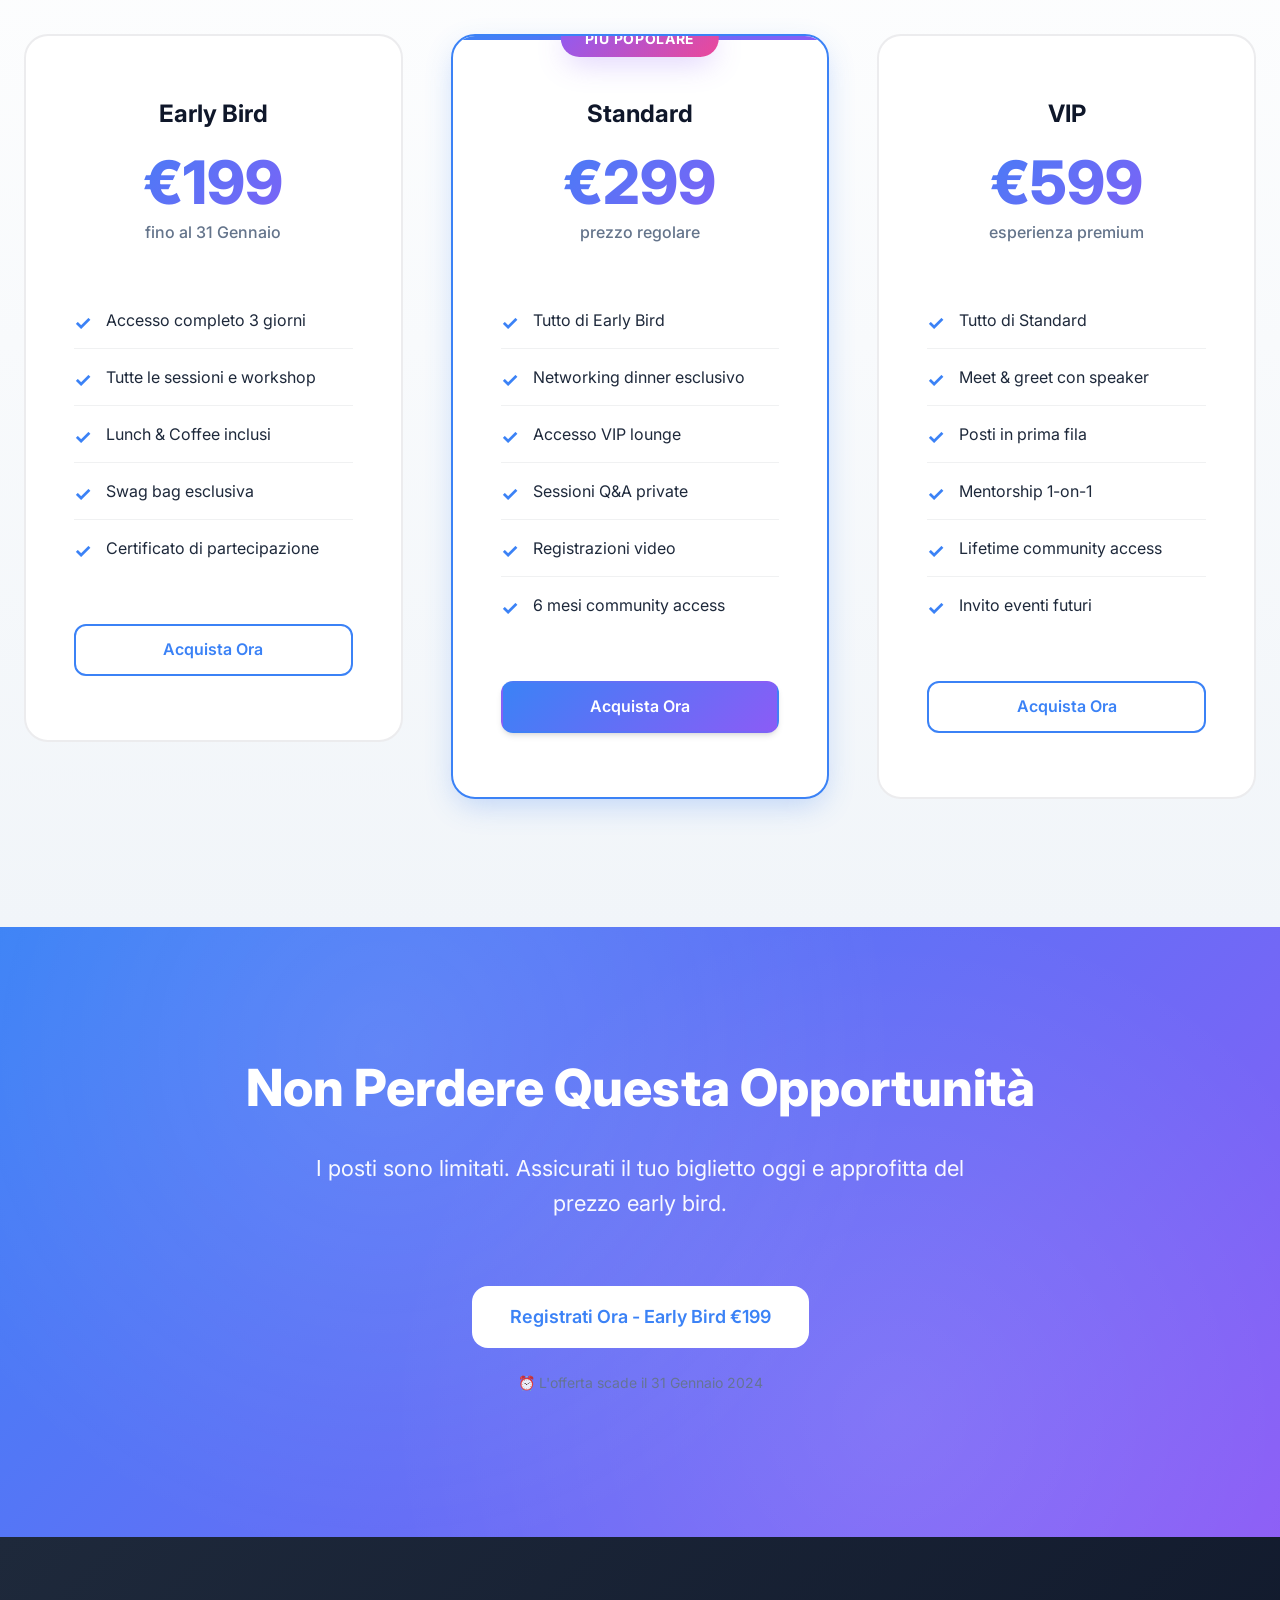
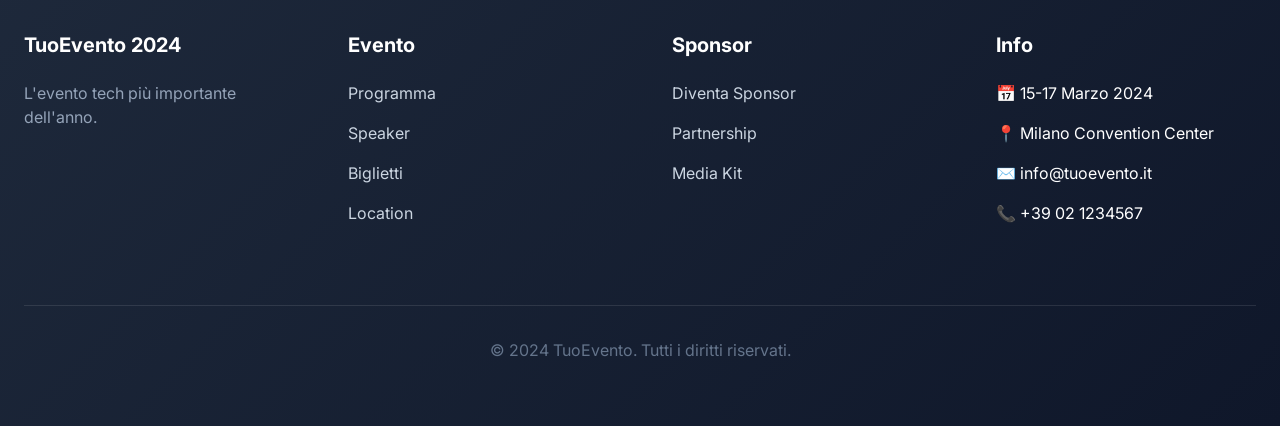
<file: templates/event-landing.html>
<!DOCTYPE html>
<html lang="it">
<head>
  <meta charset="UTF-8">
  <meta name="viewport" content="width=device-width, initial-scale=1.0">
  <meta name="description" content="Landing page professionale per il tuo evento">
  <title>Il Tuo Evento - Registrati Ora</title>

  <!-- Google Fonts - Inter -->
  <link rel="preconnect" href="https://fonts.googleapis.com">
  <link rel="preconnect" href="https://fonts.gstatic.com" crossorigin>
  <link href="https://fonts.googleapis.com/css2?family=Inter:wght@300;400;500;600;700;800&display=swap" rel="stylesheet">

  <!-- CSS -->
  <link rel="stylesheet" href="../css/variables.css">
  <link rel="stylesheet" href="../css/main.css">
  <link rel="stylesheet" href="../css/components.css">
</head>
<body>

  <!-- NAVBAR -->
  <nav class="navbar" id="navbar">
    <div class="container">
      <div class="navbar-container">
        <a href="#" class="navbar-logo">TuoEvento 2024</a>

        <ul class="navbar-menu" id="navbarMenu">
          <li><a href="#home" class="navbar-link">Home</a></li>
          <li><a href="#features" class="navbar-link">Programma</a></li>
          <li><a href="#testimonials" class="navbar-link">Speaker</a></li>
          <li><a href="#pricing" class="navbar-link">Biglietti</a></li>
        </ul>

        <button class="btn btn-primary btn-sm">Registrati Ora</button>

        <button class="navbar-toggle" id="navbarToggle">
          <span></span>
          <span></span>
          <span></span>
        </button>
      </div>
    </div>
  </nav>

  <!-- HERO SECTION -->
  <section class="hero" id="home">
    <div class="container">
      <div class="hero-content">
        <div style="display: inline-block; background: rgba(255,255,255,0.2); padding: 0.5rem 1rem; border-radius: var(--radius-md); margin-bottom: var(--spacing-lg);">
          📅 15-17 Marzo 2024 | 📍 Milano, Italia
        </div>
        <h1 class="hero-title">Il Futuro Inizia Qui</h1>
        <p class="hero-subtitle">
          Tre giorni di innovazione, networking e crescita.
          Unisciti ai migliori professionisti del settore.
        </p>
        <div class="hero-buttons">
          <button class="btn btn-primary btn-lg">Acquista Biglietto</button>
          <button class="btn btn-outline btn-lg">Scopri il Programma</button>
        </div>
        <p style="margin-top: var(--spacing-lg); font-size: var(--text-sm); opacity: 0.9;">
          🔥 Solo 50 posti disponibili | ⏰ Early bird fino al 31 Gennaio
        </p>
      </div>
    </div>
  </section>

  <!-- EVENT INFO SECTION -->
  <section class="section" style="background-color: var(--white);">
    <div class="container">
      <div class="grid grid-cols-3" style="text-align: center;">
        <div>
          <div style="font-size: var(--text-4xl); color: var(--primary-color); font-weight: 700; margin-bottom: var(--spacing-sm);">500+</div>
          <p class="text-gray">Partecipanti</p>
        </div>
        <div>
          <div style="font-size: var(--text-4xl); color: var(--primary-color); font-weight: 700; margin-bottom: var(--spacing-sm);">30+</div>
          <p class="text-gray">Speaker Internazionali</p>
        </div>
        <div>
          <div style="font-size: var(--text-4xl); color: var(--primary-color); font-weight: 700; margin-bottom: var(--spacing-sm);">3</div>
          <p class="text-gray">Giorni di Contenuti</p>
        </div>
      </div>
    </div>
  </section>

  <!-- PROGRAM SECTION -->
  <section class="features section" id="features">
    <div class="container">
      <div class="text-center">
        <h2>Programma dell'Evento</h2>
        <p class="text-gray">Contenuti di valore per ogni giornata</p>
      </div>

      <div class="features-grid">
        <div class="feature-card">
          <div class="feature-icon">🎤</div>
          <h3 class="feature-title">Keynote Speakers</h3>
          <p class="feature-description">
            Interventi ispiranti dai leader del settore che stanno cambiando il mondo.
          </p>
        </div>

        <div class="feature-card">
          <div class="feature-icon">🛠️</div>
          <h3 class="feature-title">Workshop Pratici</h3>
          <p class="feature-description">
            Sessioni hands-on per imparare nuove competenze e applicarle subito.
          </p>
        </div>

        <div class="feature-card">
          <div class="feature-icon">🤝</div>
          <h3 class="feature-title">Networking</h3>
          <p class="feature-description">
            Connettiti con professionisti, investitori e potenziali partner.
          </p>
        </div>

        <div class="feature-card">
          <div class="feature-icon">🏆</div>
          <h3 class="feature-title">Startup Competition</h3>
          <p class="feature-description">
            Presenta la tua startup e vinci premi fino a €50.000.
          </p>
        </div>

        <div class="feature-card">
          <div class="feature-icon">🍽️</div>
          <h3 class="feature-title">Lunch & Coffee</h3>
          <p class="feature-description">
            Pranzi gourmet e coffee break inclusi per tutti i partecipanti.
          </p>
        </div>

        <div class="feature-card">
          <div class="feature-icon">🎁</div>
          <h3 class="feature-title">Swag Bag</h3>
          <p class="feature-description">
            Gadget esclusivi e risorse premium per tutti i partecipanti.
          </p>
        </div>
      </div>
    </div>
  </section>

  <!-- SPEAKERS SECTION (Styled as Testimonials) -->
  <section class="testimonials section" id="testimonials">
    <div class="container">
      <div class="text-center">
        <h2>Gli Speaker</h2>
        <p class="text-gray">I migliori esperti del settore</p>
      </div>

      <div class="testimonials-grid">
        <div class="testimonial-card">
          <div style="text-align: center; margin-bottom: var(--spacing-lg);">
            <div class="testimonial-avatar" style="width: 80px; height: 80px; font-size: var(--text-2xl); margin: 0 auto var(--spacing-md);">
              MC
            </div>
            <h4 style="margin-bottom: 0.25rem;">Marco Colombo</h4>
            <p class="text-gray" style="margin: 0; font-size: var(--text-sm);">CEO @ TechGiant</p>
          </div>
          <p class="feature-description" style="text-align: center;">
            "L'innovazione nel 2024: come prepararsi al futuro"
          </p>
        </div>

        <div class="testimonial-card">
          <div style="text-align: center; margin-bottom: var(--spacing-lg);">
            <div class="testimonial-avatar" style="width: 80px; height: 80px; font-size: var(--text-2xl); margin: 0 auto var(--spacing-md);">
              LR
            </div>
            <h4 style="margin-bottom: 0.25rem;">Laura Romano</h4>
            <p class="text-gray" style="margin: 0; font-size: var(--text-sm);">Founder @ StartupLab</p>
          </div>
          <p class="feature-description" style="text-align: center;">
            "Da zero a un milione: la mia startup journey"
          </p>
        </div>

        <div class="testimonial-card">
          <div style="text-align: center; margin-bottom: var(--spacing-lg);">
            <div class="testimonial-avatar" style="width: 80px; height: 80px; font-size: var(--text-2xl); margin: 0 auto var(--spacing-md);">
              GP
            </div>
            <h4 style="margin-bottom: 0.25rem;">Giuseppe Pini</h4>
            <p class="text-gray" style="margin: 0; font-size: var(--text-sm);">VC Partner @ InvestCapital</p>
          </div>
          <p class="feature-description" style="text-align: center;">
            "Come convincere gli investitori: strategie di fundraising"
          </p>
        </div>
      </div>
    </div>
  </section>

  <!-- PRICING/TICKETS SECTION -->
  <section class="pricing section" id="pricing">
    <div class="container">
      <div class="text-center">
        <h2>Biglietti</h2>
        <p class="text-gray">Scegli la tua esperienza</p>
      </div>

      <div class="pricing-grid">
        <div class="pricing-card">
          <h3 class="pricing-name">Early Bird</h3>
          <div class="pricing-price">€199</div>
          <p class="pricing-period">fino al 31 Gennaio</p>
          <ul class="pricing-features">
            <li>Accesso completo 3 giorni</li>
            <li>Tutte le sessioni e workshop</li>
            <li>Lunch & Coffee inclusi</li>
            <li>Swag bag esclusiva</li>
            <li>Certificato di partecipazione</li>
          </ul>
          <button class="btn btn-outline" style="width: 100%;">Acquista Ora</button>
        </div>

        <div class="pricing-card featured">
          <span class="pricing-badge">Più Popolare</span>
          <h3 class="pricing-name">Standard</h3>
          <div class="pricing-price">€299</div>
          <p class="pricing-period">prezzo regolare</p>
          <ul class="pricing-features">
            <li>Tutto di Early Bird</li>
            <li>Networking dinner esclusivo</li>
            <li>Accesso VIP lounge</li>
            <li>Sessioni Q&A private</li>
            <li>Registrazioni video</li>
            <li>6 mesi community access</li>
          </ul>
          <button class="btn btn-primary" style="width: 100%;">Acquista Ora</button>
        </div>

        <div class="pricing-card">
          <h3 class="pricing-name">VIP</h3>
          <div class="pricing-price">€599</div>
          <p class="pricing-period">esperienza premium</p>
          <ul class="pricing-features">
            <li>Tutto di Standard</li>
            <li>Meet & greet con speaker</li>
            <li>Posti in prima fila</li>
            <li>Mentorship 1-on-1</li>
            <li>Lifetime community access</li>
            <li>Invito eventi futuri</li>
          </ul>
          <button class="btn btn-outline" style="width: 100%;">Acquista Ora</button>
        </div>
      </div>
    </div>
  </section>

  <!-- CTA SECTION -->
  <section class="cta">
    <div class="container">
      <h2 class="cta-title">Non Perdere Questa Opportunità</h2>
      <p class="cta-text">
        I posti sono limitati. Assicurati il tuo biglietto oggi e approfitta del prezzo early bird.
      </p>
      <div class="hero-buttons">
        <button class="btn btn-lg" style="background-color: var(--white); color: var(--primary-color);">
          Registrati Ora - Early Bird €199
        </button>
      </div>
      <p style="margin-top: var(--spacing-lg); font-size: var(--text-sm); opacity: 0.9;">
        ⏰ L'offerta scade il 31 Gennaio 2024
      </p>
    </div>
  </section>

  <!-- FOOTER -->
  <footer class="footer">
    <div class="container">
      <div class="footer-grid">
        <div class="footer-section">
          <h3>TuoEvento 2024</h3>
          <p style="color: var(--gray-light);">
            L'evento tech più importante dell'anno.
          </p>
        </div>

        <div class="footer-section">
          <h3>Evento</h3>
          <ul class="footer-links">
            <li><a href="#features">Programma</a></li>
            <li><a href="#testimonials">Speaker</a></li>
            <li><a href="#pricing">Biglietti</a></li>
            <li><a href="#">Location</a></li>
          </ul>
        </div>

        <div class="footer-section">
          <h3>Sponsor</h3>
          <ul class="footer-links">
            <li><a href="#">Diventa Sponsor</a></li>
            <li><a href="#">Partnership</a></li>
            <li><a href="#">Media Kit</a></li>
          </ul>
        </div>

        <div class="footer-section">
          <h3>Info</h3>
          <ul class="footer-links">
            <li>📅 15-17 Marzo 2024</li>
            <li>📍 Milano Convention Center</li>
            <li>✉️ info@tuoevento.it</li>
            <li>📞 +39 02 1234567</li>
          </ul>
        </div>
      </div>

      <div class="footer-bottom">
        <p>&copy; 2024 TuoEvento. Tutti i diritti riservati.</p>
      </div>
    </div>
  </footer>

  <!-- JavaScript -->
  <script src="../js/main.js"></script>
</body>
</html>
</file>
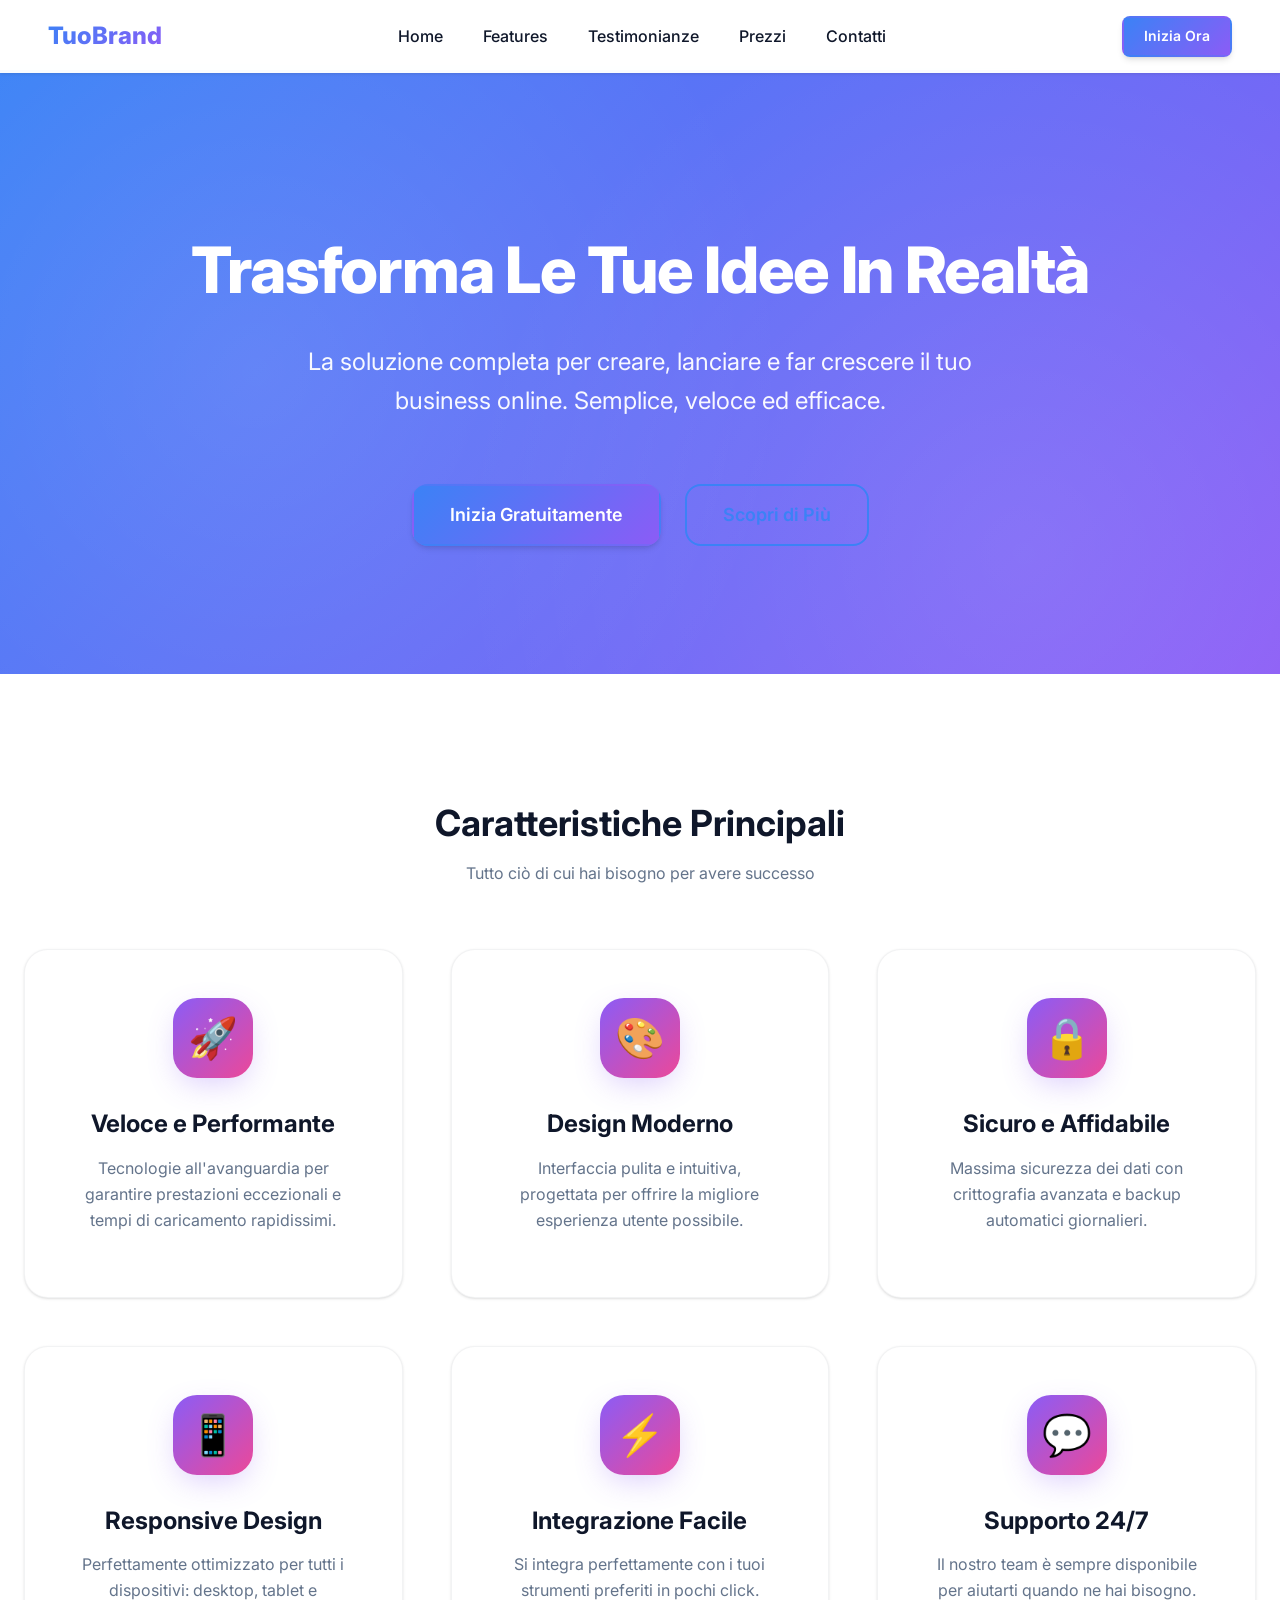
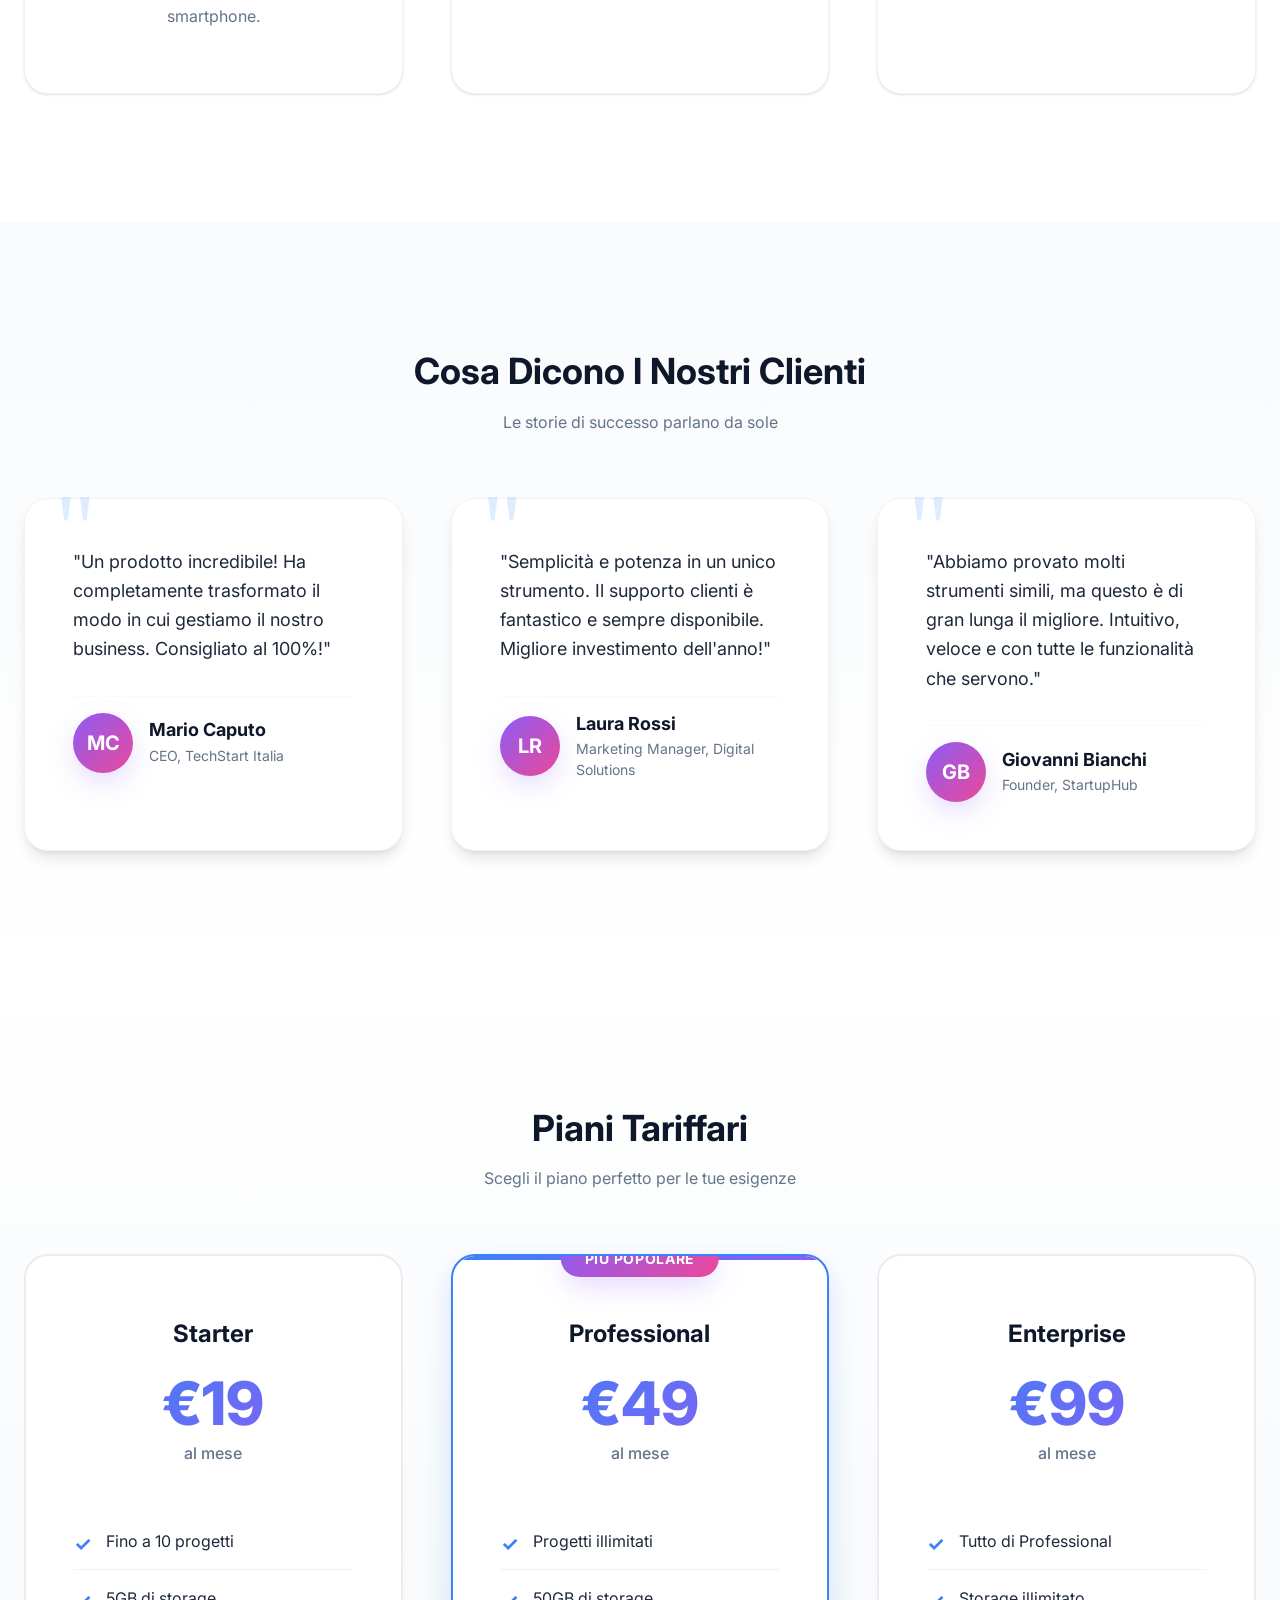
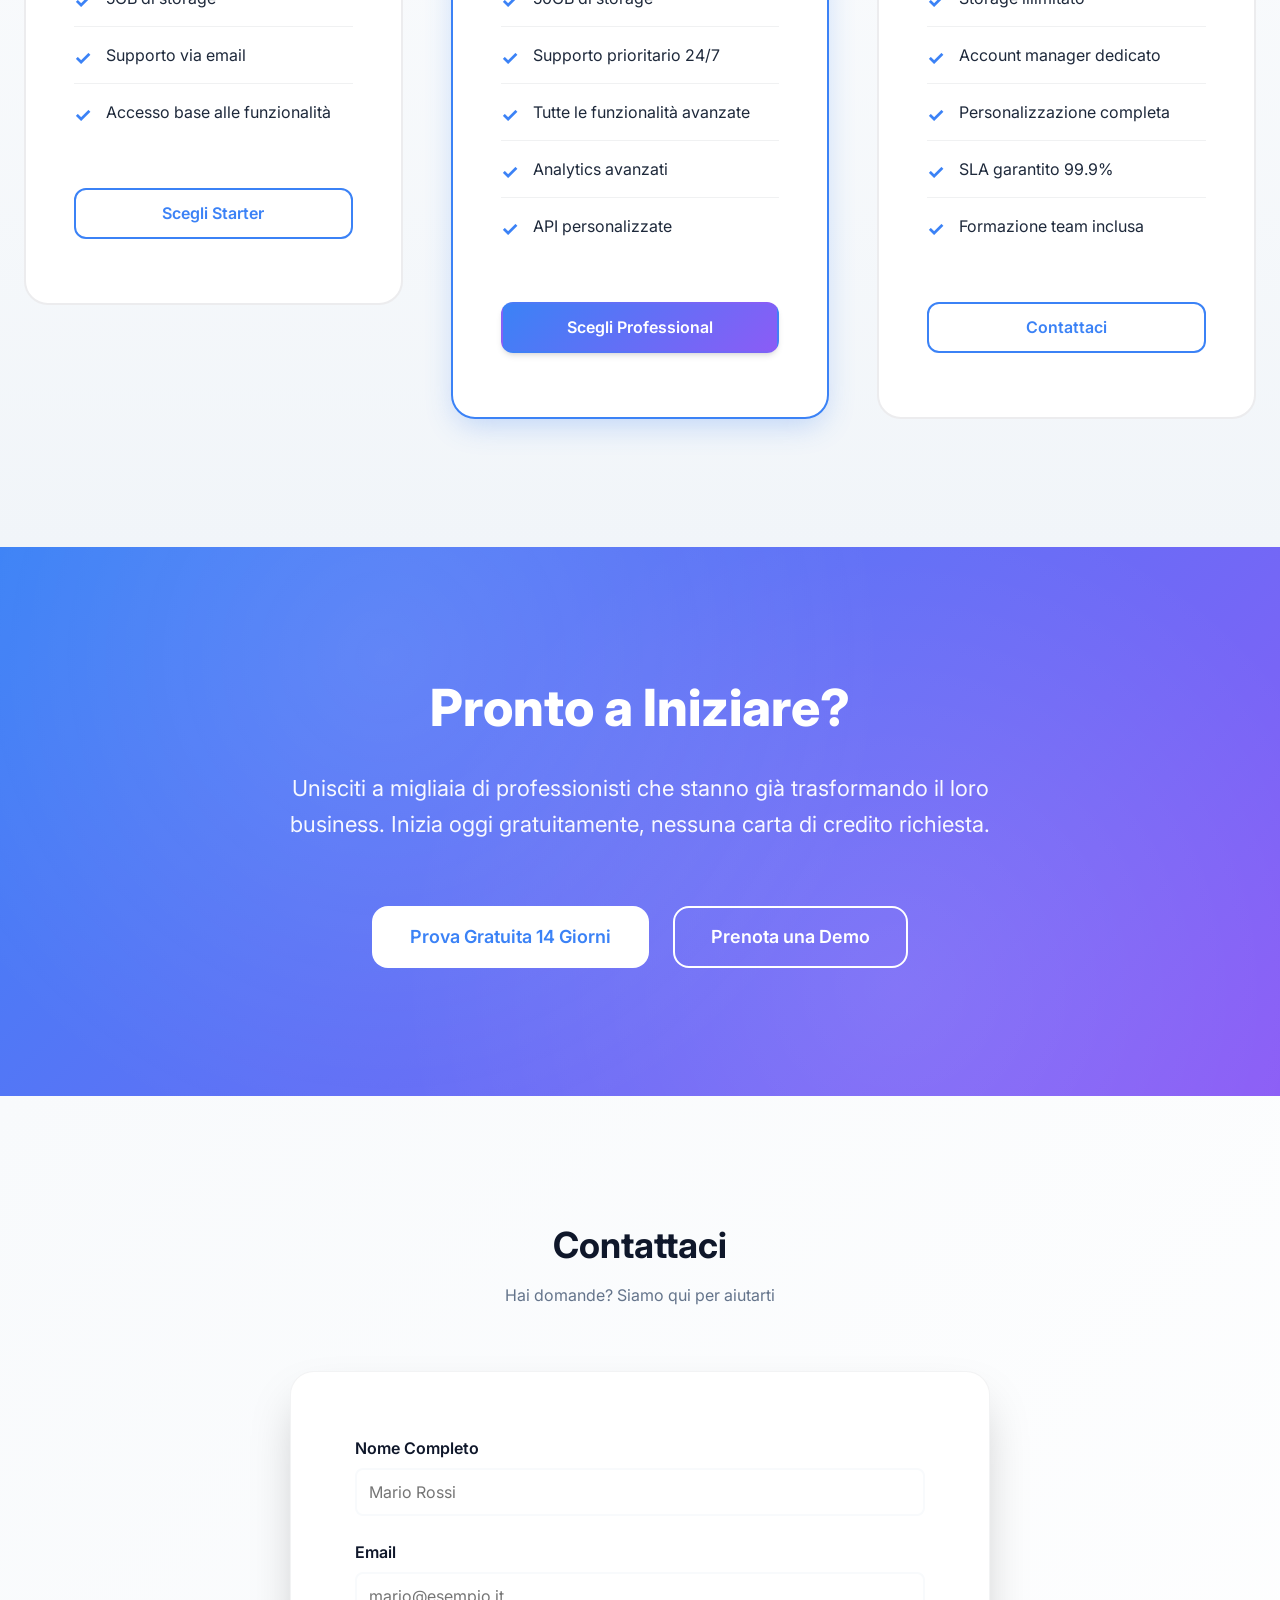
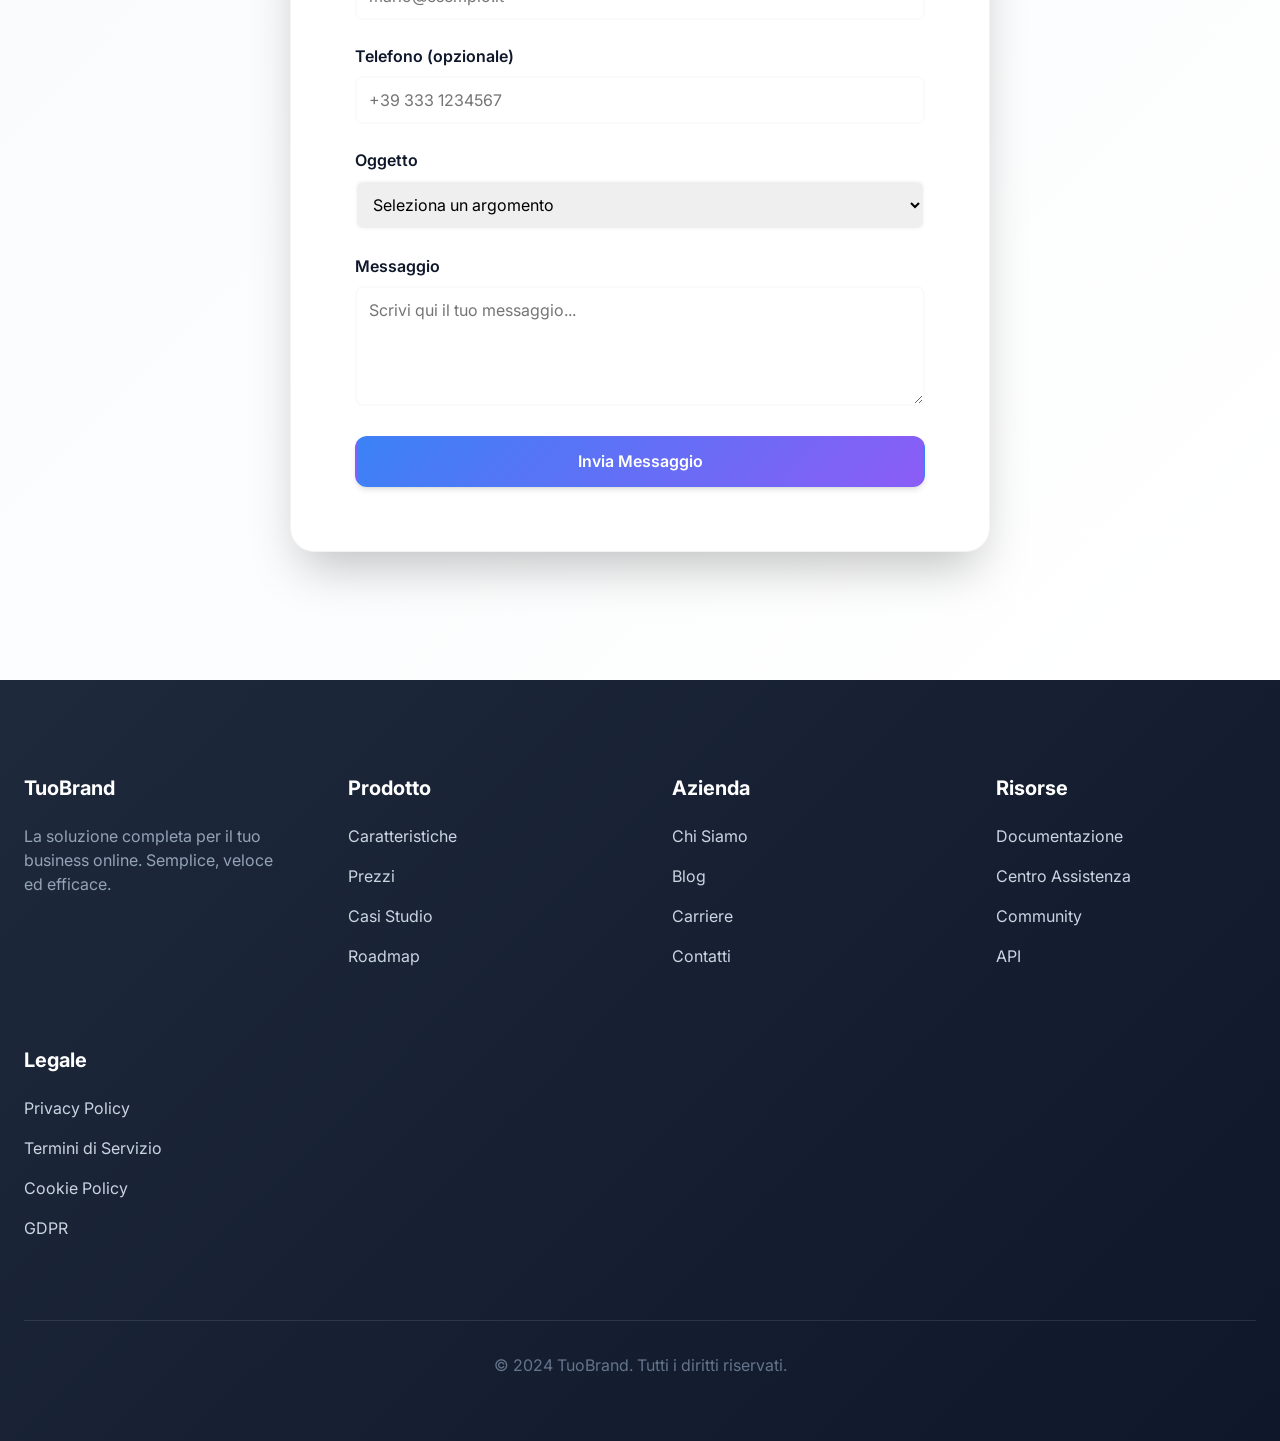
<file: templates/product-landing.html>
<!DOCTYPE html>
<html lang="it">
<head>
  <meta charset="UTF-8">
  <meta name="viewport" content="width=device-width, initial-scale=1.0">
  <meta name="description" content="Landing page professionale per il tuo prodotto">
  <title>Il Tuo Prodotto - Landing Page</title>

  <!-- Google Fonts - Inter -->
  <link rel="preconnect" href="https://fonts.googleapis.com">
  <link rel="preconnect" href="https://fonts.gstatic.com" crossorigin>
  <link href="https://fonts.googleapis.com/css2?family=Inter:wght@300;400;500;600;700;800&display=swap" rel="stylesheet">

  <!-- CSS -->
  <link rel="stylesheet" href="../css/variables.css">
  <link rel="stylesheet" href="../css/main.css">
  <link rel="stylesheet" href="../css/components.css">
</head>
<body>

  <!-- NAVBAR -->
  <nav class="navbar" id="navbar">
    <div class="container">
      <div class="navbar-container">
        <a href="#" class="navbar-logo">TuoBrand</a>

        <ul class="navbar-menu" id="navbarMenu">
          <li><a href="#home" class="navbar-link">Home</a></li>
          <li><a href="#features" class="navbar-link">Features</a></li>
          <li><a href="#testimonials" class="navbar-link">Testimonianze</a></li>
          <li><a href="#pricing" class="navbar-link">Prezzi</a></li>
          <li><a href="#contact" class="navbar-link">Contatti</a></li>
        </ul>

        <button class="btn btn-primary btn-sm">Inizia Ora</button>

        <button class="navbar-toggle" id="navbarToggle">
          <span></span>
          <span></span>
          <span></span>
        </button>
      </div>
    </div>
  </nav>

  <!-- HERO SECTION -->
  <section class="hero" id="home">
    <div class="container">
      <div class="hero-content">
        <h1 class="hero-title">Trasforma Le Tue Idee In Realtà</h1>
        <p class="hero-subtitle">
          La soluzione completa per creare, lanciare e far crescere il tuo business online.
          Semplice, veloce ed efficace.
        </p>
        <div class="hero-buttons">
          <button class="btn btn-primary btn-lg">Inizia Gratuitamente</button>
          <button class="btn btn-outline btn-lg">Scopri di Più</button>
        </div>
      </div>
    </div>
  </section>

  <!-- FEATURES SECTION -->
  <section class="features section" id="features">
    <div class="container">
      <div class="text-center">
        <h2>Caratteristiche Principali</h2>
        <p class="text-gray">Tutto ciò di cui hai bisogno per avere successo</p>
      </div>

      <div class="features-grid">
        <div class="feature-card">
          <div class="feature-icon">🚀</div>
          <h3 class="feature-title">Veloce e Performante</h3>
          <p class="feature-description">
            Tecnologie all'avanguardia per garantire prestazioni eccezionali e tempi di caricamento rapidissimi.
          </p>
        </div>

        <div class="feature-card">
          <div class="feature-icon">🎨</div>
          <h3 class="feature-title">Design Moderno</h3>
          <p class="feature-description">
            Interfaccia pulita e intuitiva, progettata per offrire la migliore esperienza utente possibile.
          </p>
        </div>

        <div class="feature-card">
          <div class="feature-icon">🔒</div>
          <h3 class="feature-title">Sicuro e Affidabile</h3>
          <p class="feature-description">
            Massima sicurezza dei dati con crittografia avanzata e backup automatici giornalieri.
          </p>
        </div>

        <div class="feature-card">
          <div class="feature-icon">📱</div>
          <h3 class="feature-title">Responsive Design</h3>
          <p class="feature-description">
            Perfettamente ottimizzato per tutti i dispositivi: desktop, tablet e smartphone.
          </p>
        </div>

        <div class="feature-card">
          <div class="feature-icon">⚡</div>
          <h3 class="feature-title">Integrazione Facile</h3>
          <p class="feature-description">
            Si integra perfettamente con i tuoi strumenti preferiti in pochi click.
          </p>
        </div>

        <div class="feature-card">
          <div class="feature-icon">💬</div>
          <h3 class="feature-title">Supporto 24/7</h3>
          <p class="feature-description">
            Il nostro team è sempre disponibile per aiutarti quando ne hai bisogno.
          </p>
        </div>
      </div>
    </div>
  </section>

  <!-- TESTIMONIALS SECTION -->
  <section class="testimonials section" id="testimonials">
    <div class="container">
      <div class="text-center">
        <h2>Cosa Dicono I Nostri Clienti</h2>
        <p class="text-gray">Le storie di successo parlano da sole</p>
      </div>

      <div class="testimonials-grid">
        <div class="testimonial-card">
          <p class="testimonial-text">
            "Un prodotto incredibile! Ha completamente trasformato il modo in cui gestiamo il nostro business.
            Consigliato al 100%!"
          </p>
          <div class="testimonial-author">
            <div class="testimonial-avatar">MC</div>
            <div class="testimonial-info">
              <h4>Mario Caputo</h4>
              <p>CEO, TechStart Italia</p>
            </div>
          </div>
        </div>

        <div class="testimonial-card">
          <p class="testimonial-text">
            "Semplicità e potenza in un unico strumento. Il supporto clienti è fantastico e sempre disponibile.
            Migliore investimento dell'anno!"
          </p>
          <div class="testimonial-author">
            <div class="testimonial-avatar">LR</div>
            <div class="testimonial-info">
              <h4>Laura Rossi</h4>
              <p>Marketing Manager, Digital Solutions</p>
            </div>
          </div>
        </div>

        <div class="testimonial-card">
          <p class="testimonial-text">
            "Abbiamo provato molti strumenti simili, ma questo è di gran lunga il migliore.
            Intuitivo, veloce e con tutte le funzionalità che servono."
          </p>
          <div class="testimonial-author">
            <div class="testimonial-avatar">GB</div>
            <div class="testimonial-info">
              <h4>Giovanni Bianchi</h4>
              <p>Founder, StartupHub</p>
            </div>
          </div>
        </div>
      </div>
    </div>
  </section>

  <!-- PRICING SECTION -->
  <section class="pricing section" id="pricing">
    <div class="container">
      <div class="text-center">
        <h2>Piani Tariffari</h2>
        <p class="text-gray">Scegli il piano perfetto per le tue esigenze</p>
      </div>

      <div class="pricing-grid">
        <div class="pricing-card">
          <h3 class="pricing-name">Starter</h3>
          <div class="pricing-price">€19</div>
          <p class="pricing-period">al mese</p>
          <ul class="pricing-features">
            <li>Fino a 10 progetti</li>
            <li>5GB di storage</li>
            <li>Supporto via email</li>
            <li>Accesso base alle funzionalità</li>
          </ul>
          <button class="btn btn-outline" style="width: 100%;">Scegli Starter</button>
        </div>

        <div class="pricing-card featured">
          <span class="pricing-badge">Più Popolare</span>
          <h3 class="pricing-name">Professional</h3>
          <div class="pricing-price">€49</div>
          <p class="pricing-period">al mese</p>
          <ul class="pricing-features">
            <li>Progetti illimitati</li>
            <li>50GB di storage</li>
            <li>Supporto prioritario 24/7</li>
            <li>Tutte le funzionalità avanzate</li>
            <li>Analytics avanzati</li>
            <li>API personalizzate</li>
          </ul>
          <button class="btn btn-primary" style="width: 100%;">Scegli Professional</button>
        </div>

        <div class="pricing-card">
          <h3 class="pricing-name">Enterprise</h3>
          <div class="pricing-price">€99</div>
          <p class="pricing-period">al mese</p>
          <ul class="pricing-features">
            <li>Tutto di Professional</li>
            <li>Storage illimitato</li>
            <li>Account manager dedicato</li>
            <li>Personalizzazione completa</li>
            <li>SLA garantito 99.9%</li>
            <li>Formazione team inclusa</li>
          </ul>
          <button class="btn btn-outline" style="width: 100%;">Contattaci</button>
        </div>
      </div>
    </div>
  </section>

  <!-- CTA SECTION -->
  <section class="cta">
    <div class="container">
      <h2 class="cta-title">Pronto a Iniziare?</h2>
      <p class="cta-text">
        Unisciti a migliaia di professionisti che stanno già trasformando il loro business.
        Inizia oggi gratuitamente, nessuna carta di credito richiesta.
      </p>
      <div class="hero-buttons">
        <button class="btn btn-lg" style="background-color: var(--white); color: var(--primary-color);">
          Prova Gratuita 14 Giorni
        </button>
        <button class="btn btn-outline btn-lg" style="border-color: var(--white); color: var(--white);">
          Prenota una Demo
        </button>
      </div>
    </div>
  </section>

  <!-- CONTACT SECTION -->
  <section class="contact section" id="contact">
    <div class="container">
      <div class="text-center">
        <h2>Contattaci</h2>
        <p class="text-gray">Hai domande? Siamo qui per aiutarti</p>
      </div>

      <div class="contact-container">
        <form class="contact-form" id="contactForm">
          <div class="form-group">
            <label for="name" class="form-label">Nome Completo</label>
            <input type="text" id="name" name="name" class="form-input" placeholder="Mario Rossi" required />
          </div>

          <div class="form-group">
            <label for="email" class="form-label">Email</label>
            <input type="email" id="email" name="email" class="form-input" placeholder="mario@esempio.it" required />
          </div>

          <div class="form-group">
            <label for="phone" class="form-label">Telefono (opzionale)</label>
            <input type="tel" id="phone" name="phone" class="form-input" placeholder="+39 333 1234567" />
          </div>

          <div class="form-group">
            <label for="subject" class="form-label">Oggetto</label>
            <select id="subject" name="subject" class="form-select" required>
              <option value="">Seleziona un argomento</option>
              <option value="info">Informazioni generali</option>
              <option value="support">Supporto tecnico</option>
              <option value="sales">Vendite</option>
              <option value="partnership">Partnership</option>
              <option value="other">Altro</option>
            </select>
          </div>

          <div class="form-group">
            <label for="message" class="form-label">Messaggio</label>
            <textarea id="message" name="message" class="form-textarea" placeholder="Scrivi qui il tuo messaggio..." required></textarea>
          </div>

          <button type="submit" class="btn btn-primary" style="width: 100%;">Invia Messaggio</button>
        </form>
      </div>
    </div>
  </section>

  <!-- FOOTER -->
  <footer class="footer">
    <div class="container">
      <div class="footer-grid">
        <div class="footer-section">
          <h3>TuoBrand</h3>
          <p style="color: var(--gray-light);">
            La soluzione completa per il tuo business online.
            Semplice, veloce ed efficace.
          </p>
        </div>

        <div class="footer-section">
          <h3>Prodotto</h3>
          <ul class="footer-links">
            <li><a href="#features">Caratteristiche</a></li>
            <li><a href="#pricing">Prezzi</a></li>
            <li><a href="#">Casi Studio</a></li>
            <li><a href="#">Roadmap</a></li>
          </ul>
        </div>

        <div class="footer-section">
          <h3>Azienda</h3>
          <ul class="footer-links">
            <li><a href="#">Chi Siamo</a></li>
            <li><a href="#">Blog</a></li>
            <li><a href="#">Carriere</a></li>
            <li><a href="#contact">Contatti</a></li>
          </ul>
        </div>

        <div class="footer-section">
          <h3>Risorse</h3>
          <ul class="footer-links">
            <li><a href="#">Documentazione</a></li>
            <li><a href="#">Centro Assistenza</a></li>
            <li><a href="#">Community</a></li>
            <li><a href="#">API</a></li>
          </ul>
        </div>

        <div class="footer-section">
          <h3>Legale</h3>
          <ul class="footer-links">
            <li><a href="#">Privacy Policy</a></li>
            <li><a href="#">Termini di Servizio</a></li>
            <li><a href="#">Cookie Policy</a></li>
            <li><a href="#">GDPR</a></li>
          </ul>
        </div>
      </div>

      <div class="footer-bottom">
        <p>&copy; 2024 TuoBrand. Tutti i diritti riservati.</p>
      </div>
    </div>
  </footer>

  <!-- JavaScript -->
  <script src="../js/main.js"></script>
</body>
</html>
</file>
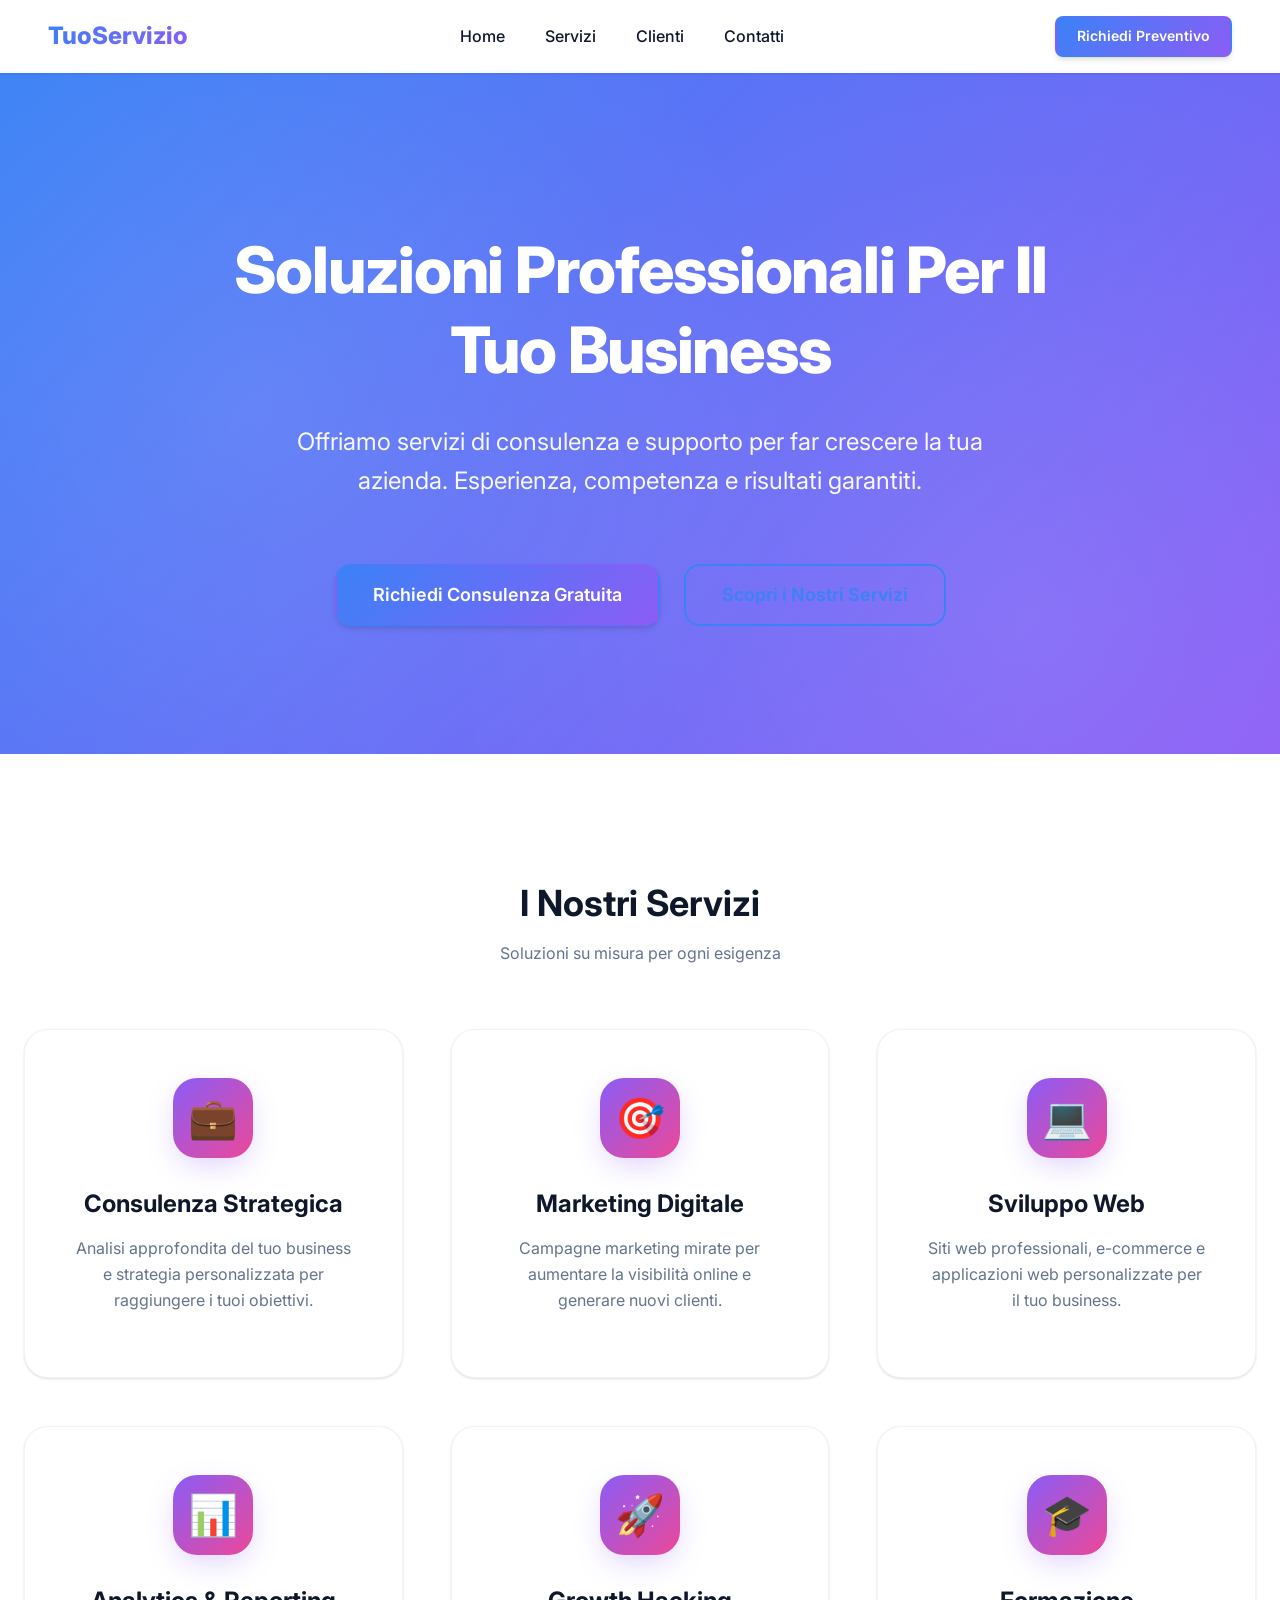
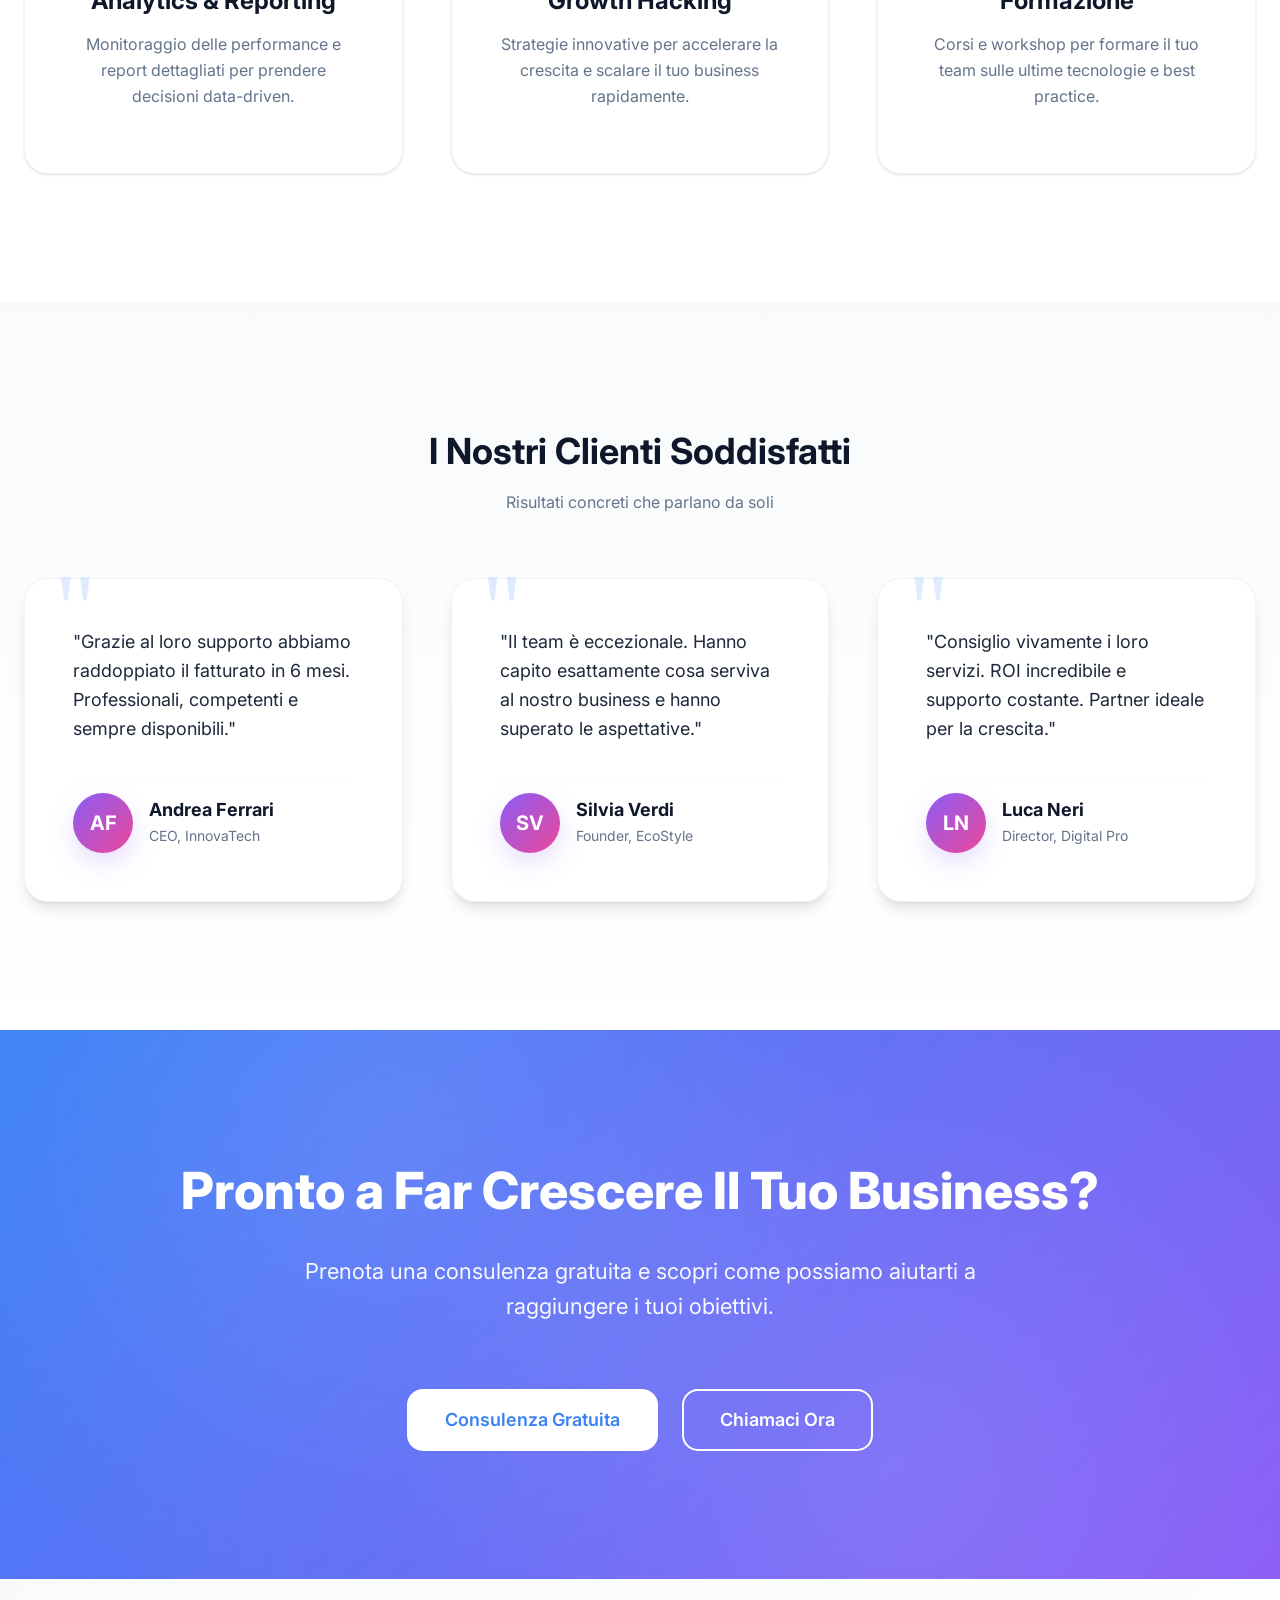
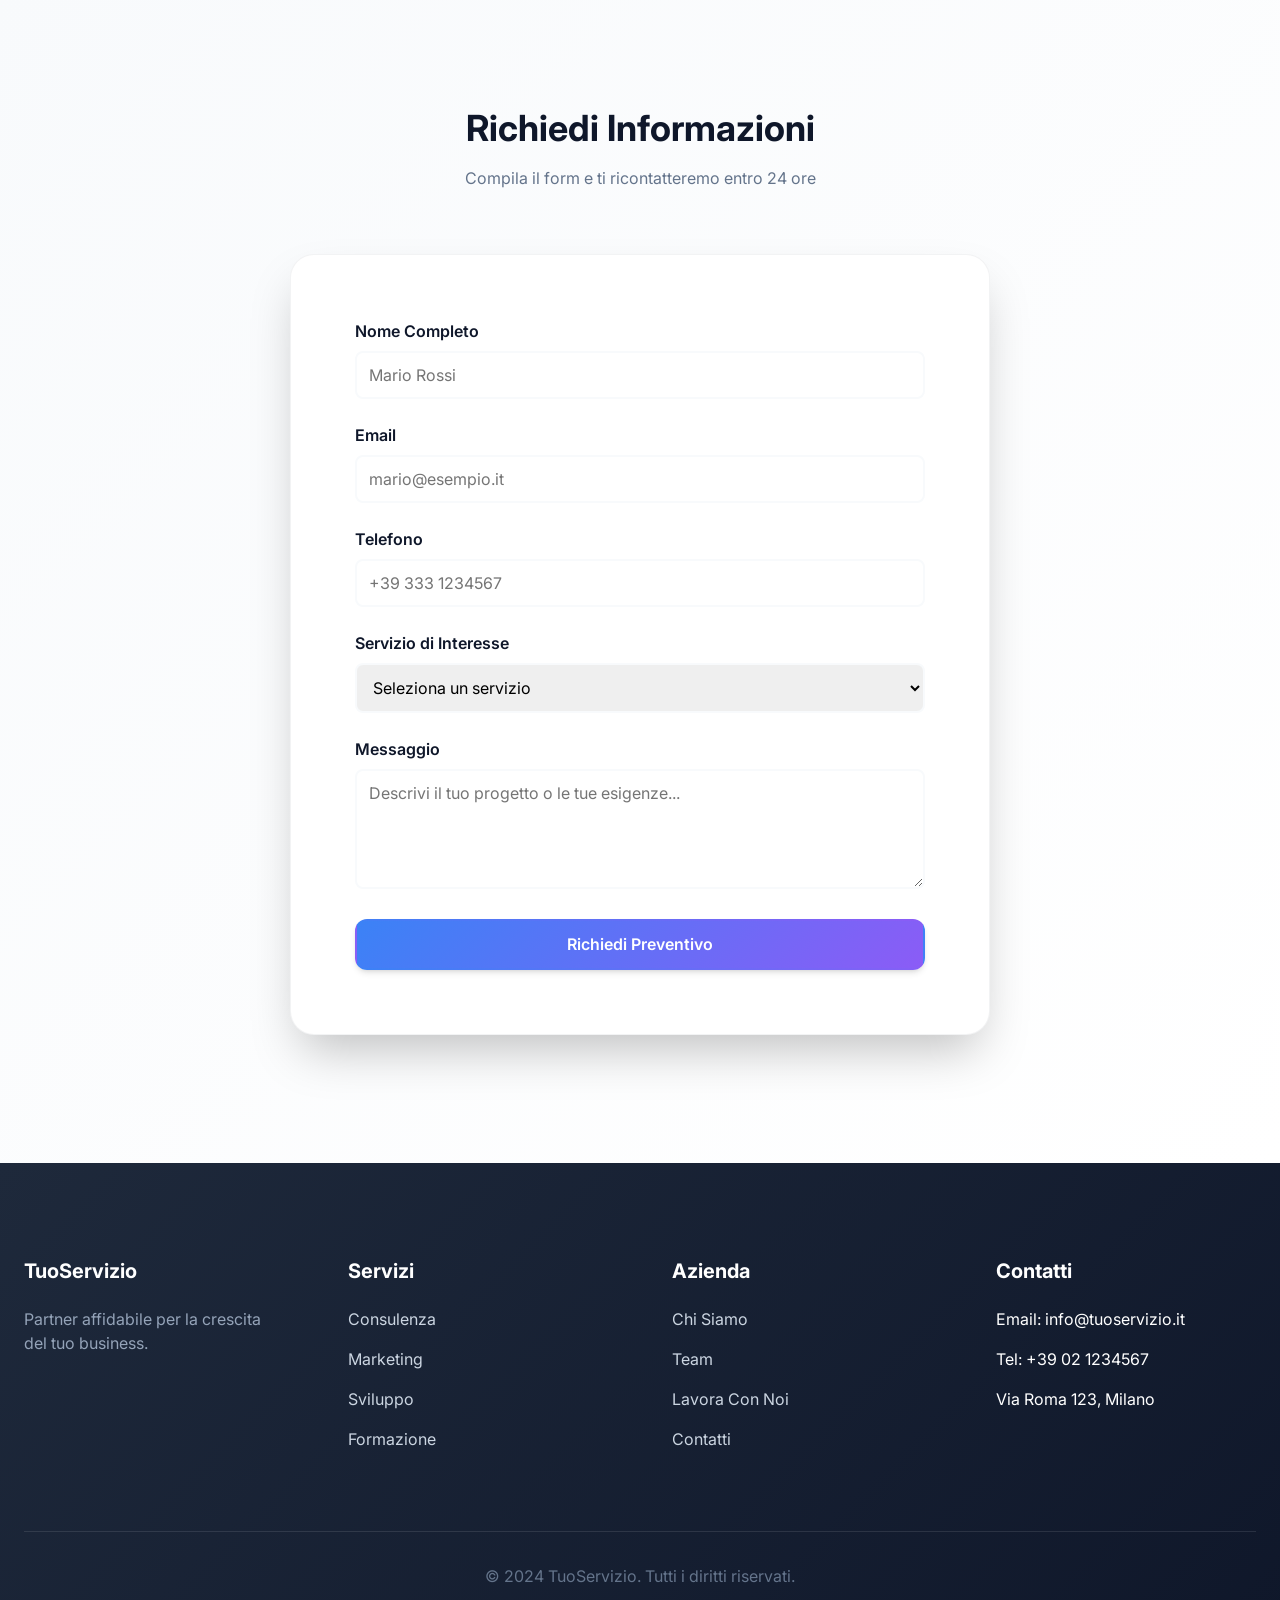
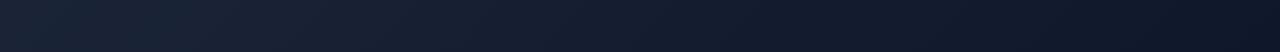
<file: templates/service-landing.html>
<!DOCTYPE html>
<html lang="it">
<head>
  <meta charset="UTF-8">
  <meta name="viewport" content="width=device-width, initial-scale=1.0">
  <meta name="description" content="Landing page professionale per il tuo servizio">
  <title>I Tuoi Servizi - Landing Page</title>

  <!-- Google Fonts - Inter -->
  <link rel="preconnect" href="https://fonts.googleapis.com">
  <link rel="preconnect" href="https://fonts.gstatic.com" crossorigin>
  <link href="https://fonts.googleapis.com/css2?family=Inter:wght@300;400;500;600;700;800&display=swap" rel="stylesheet">

  <!-- CSS -->
  <link rel="stylesheet" href="../css/variables.css">
  <link rel="stylesheet" href="../css/main.css">
  <link rel="stylesheet" href="../css/components.css">
</head>
<body>

  <!-- NAVBAR -->
  <nav class="navbar" id="navbar">
    <div class="container">
      <div class="navbar-container">
        <a href="#" class="navbar-logo">TuoServizio</a>

        <ul class="navbar-menu" id="navbarMenu">
          <li><a href="#home" class="navbar-link">Home</a></li>
          <li><a href="#features" class="navbar-link">Servizi</a></li>
          <li><a href="#testimonials" class="navbar-link">Clienti</a></li>
          <li><a href="#contact" class="navbar-link">Contatti</a></li>
        </ul>

        <button class="btn btn-primary btn-sm">Richiedi Preventivo</button>

        <button class="navbar-toggle" id="navbarToggle">
          <span></span>
          <span></span>
          <span></span>
        </button>
      </div>
    </div>
  </nav>

  <!-- HERO SECTION -->
  <section class="hero" id="home">
    <div class="container">
      <div class="hero-content">
        <h1 class="hero-title">Soluzioni Professionali Per Il Tuo Business</h1>
        <p class="hero-subtitle">
          Offriamo servizi di consulenza e supporto per far crescere la tua azienda.
          Esperienza, competenza e risultati garantiti.
        </p>
        <div class="hero-buttons">
          <button class="btn btn-primary btn-lg">Richiedi Consulenza Gratuita</button>
          <button class="btn btn-outline btn-lg">Scopri i Nostri Servizi</button>
        </div>
      </div>
    </div>
  </section>

  <!-- FEATURES/SERVICES SECTION -->
  <section class="features section" id="features">
    <div class="container">
      <div class="text-center">
        <h2>I Nostri Servizi</h2>
        <p class="text-gray">Soluzioni su misura per ogni esigenza</p>
      </div>

      <div class="features-grid">
        <div class="feature-card">
          <div class="feature-icon">💼</div>
          <h3 class="feature-title">Consulenza Strategica</h3>
          <p class="feature-description">
            Analisi approfondita del tuo business e strategia personalizzata per raggiungere i tuoi obiettivi.
          </p>
        </div>

        <div class="feature-card">
          <div class="feature-icon">🎯</div>
          <h3 class="feature-title">Marketing Digitale</h3>
          <p class="feature-description">
            Campagne marketing mirate per aumentare la visibilità online e generare nuovi clienti.
          </p>
        </div>

        <div class="feature-card">
          <div class="feature-icon">💻</div>
          <h3 class="feature-title">Sviluppo Web</h3>
          <p class="feature-description">
            Siti web professionali, e-commerce e applicazioni web personalizzate per il tuo business.
          </p>
        </div>

        <div class="feature-card">
          <div class="feature-icon">📊</div>
          <h3 class="feature-title">Analytics & Reporting</h3>
          <p class="feature-description">
            Monitoraggio delle performance e report dettagliati per prendere decisioni data-driven.
          </p>
        </div>

        <div class="feature-card">
          <div class="feature-icon">🚀</div>
          <h3 class="feature-title">Growth Hacking</h3>
          <p class="feature-description">
            Strategie innovative per accelerare la crescita e scalare il tuo business rapidamente.
          </p>
        </div>

        <div class="feature-card">
          <div class="feature-icon">🎓</div>
          <h3 class="feature-title">Formazione</h3>
          <p class="feature-description">
            Corsi e workshop per formare il tuo team sulle ultime tecnologie e best practice.
          </p>
        </div>
      </div>
    </div>
  </section>

  <!-- TESTIMONIALS SECTION -->
  <section class="testimonials section" id="testimonials">
    <div class="container">
      <div class="text-center">
        <h2>I Nostri Clienti Soddisfatti</h2>
        <p class="text-gray">Risultati concreti che parlano da soli</p>
      </div>

      <div class="testimonials-grid">
        <div class="testimonial-card">
          <p class="testimonial-text">
            "Grazie al loro supporto abbiamo raddoppiato il fatturato in 6 mesi. Professionali, competenti e sempre disponibili."
          </p>
          <div class="testimonial-author">
            <div class="testimonial-avatar">AF</div>
            <div class="testimonial-info">
              <h4>Andrea Ferrari</h4>
              <p>CEO, InnovaTech</p>
            </div>
          </div>
        </div>

        <div class="testimonial-card">
          <p class="testimonial-text">
            "Il team è eccezionale. Hanno capito esattamente cosa serviva al nostro business e hanno superato le aspettative."
          </p>
          <div class="testimonial-author">
            <div class="testimonial-avatar">SV</div>
            <div class="testimonial-info">
              <h4>Silvia Verdi</h4>
              <p>Founder, EcoStyle</p>
            </div>
          </div>
        </div>

        <div class="testimonial-card">
          <p class="testimonial-text">
            "Consiglio vivamente i loro servizi. ROI incredibile e supporto costante. Partner ideale per la crescita."
          </p>
          <div class="testimonial-author">
            <div class="testimonial-avatar">LN</div>
            <div class="testimonial-info">
              <h4>Luca Neri</h4>
              <p>Director, Digital Pro</p>
            </div>
          </div>
        </div>
      </div>
    </div>
  </section>

  <!-- CTA SECTION -->
  <section class="cta">
    <div class="container">
      <h2 class="cta-title">Pronto a Far Crescere Il Tuo Business?</h2>
      <p class="cta-text">
        Prenota una consulenza gratuita e scopri come possiamo aiutarti a raggiungere i tuoi obiettivi.
      </p>
      <div class="hero-buttons">
        <button class="btn btn-lg" style="background-color: var(--white); color: var(--primary-color);">
          Consulenza Gratuita
        </button>
        <button class="btn btn-outline btn-lg" style="border-color: var(--white); color: var(--white);">
          Chiamaci Ora
        </button>
      </div>
    </div>
  </section>

  <!-- CONTACT SECTION -->
  <section class="contact section" id="contact">
    <div class="container">
      <div class="text-center">
        <h2>Richiedi Informazioni</h2>
        <p class="text-gray">Compila il form e ti ricontatteremo entro 24 ore</p>
      </div>

      <div class="contact-container">
        <form class="contact-form" id="contactForm">
          <div class="form-group">
            <label for="name" class="form-label">Nome Completo</label>
            <input type="text" id="name" name="name" class="form-input" placeholder="Mario Rossi" required />
          </div>

          <div class="form-group">
            <label for="email" class="form-label">Email</label>
            <input type="email" id="email" name="email" class="form-input" placeholder="mario@esempio.it" required />
          </div>

          <div class="form-group">
            <label for="phone" class="form-label">Telefono</label>
            <input type="tel" id="phone" name="phone" class="form-input" placeholder="+39 333 1234567" required />
          </div>

          <div class="form-group">
            <label for="subject" class="form-label">Servizio di Interesse</label>
            <select id="subject" name="subject" class="form-select" required>
              <option value="">Seleziona un servizio</option>
              <option value="consulting">Consulenza Strategica</option>
              <option value="marketing">Marketing Digitale</option>
              <option value="development">Sviluppo Web</option>
              <option value="analytics">Analytics & Reporting</option>
              <option value="growth">Growth Hacking</option>
              <option value="training">Formazione</option>
            </select>
          </div>

          <div class="form-group">
            <label for="message" class="form-label">Messaggio</label>
            <textarea id="message" name="message" class="form-textarea" placeholder="Descrivi il tuo progetto o le tue esigenze..." required></textarea>
          </div>

          <button type="submit" class="btn btn-primary" style="width: 100%;">Richiedi Preventivo</button>
        </form>
      </div>
    </div>
  </section>

  <!-- FOOTER -->
  <footer class="footer">
    <div class="container">
      <div class="footer-grid">
        <div class="footer-section">
          <h3>TuoServizio</h3>
          <p style="color: var(--gray-light);">
            Partner affidabile per la crescita del tuo business.
          </p>
        </div>

        <div class="footer-section">
          <h3>Servizi</h3>
          <ul class="footer-links">
            <li><a href="#features">Consulenza</a></li>
            <li><a href="#features">Marketing</a></li>
            <li><a href="#features">Sviluppo</a></li>
            <li><a href="#features">Formazione</a></li>
          </ul>
        </div>

        <div class="footer-section">
          <h3>Azienda</h3>
          <ul class="footer-links">
            <li><a href="#">Chi Siamo</a></li>
            <li><a href="#">Team</a></li>
            <li><a href="#">Lavora Con Noi</a></li>
            <li><a href="#contact">Contatti</a></li>
          </ul>
        </div>

        <div class="footer-section">
          <h3>Contatti</h3>
          <ul class="footer-links">
            <li>Email: info@tuoservizio.it</li>
            <li>Tel: +39 02 1234567</li>
            <li>Via Roma 123, Milano</li>
          </ul>
        </div>
      </div>

      <div class="footer-bottom">
        <p>&copy; 2024 TuoServizio. Tutti i diritti riservati.</p>
      </div>
    </div>
  </footer>

  <!-- JavaScript -->
  <script src="../js/main.js"></script>
</body>
</html>
</file>
<file: css/variables.css>
/* ========================================
   VARIABILI CSS - Palette Colori Premium
   ======================================== */

:root {
  /* Colori Primari - Blu Moderno */
  --primary-color: #3b82f6;
  --primary-dark: #1e40af;
  --primary-light: #60a5fa;
  --primary-50: #eff6ff;
  --primary-100: #dbeafe;
  --primary-900: #1e3a8a;

  /* Colori Secondari - Viola Elegante */
  --secondary-color: #8b5cf6;
  --secondary-dark: #6d28d9;
  --secondary-light: #a78bfa;
  --secondary-50: #f5f3ff;
  --secondary-900: #4c1d95;

  /* Colori Accent */
  --accent-color: #ec4899;
  --accent-dark: #be185d;
  --accent-light: #f472b6;

  /* Colori Neutri - Scala Grigio Premium */
  --dark: #0f172a;
  --dark-light: #1e293b;
  --gray: #64748b;
  --gray-light: #94a3b8;
  --gray-lighter: #cbd5e1;
  --light: #f8fafc;
  --light-gray: #f1f5f9;
  --white: #ffffff;

  /* Colori di Stato */
  --success: #10b981;
  --success-light: #34d399;
  --warning: #f59e0b;
  --warning-light: #fbbf24;
  --error: #ef4444;
  --error-light: #f87171;
  --info: #3b82f6;
  --info-light: #60a5fa;

  /* Gradienti Premium */
  --gradient-primary: linear-gradient(135deg, #667eea 0%, #764ba2 100%);
  --gradient-secondary: linear-gradient(135deg, #f093fb 0%, #f5576c 100%);
  --gradient-sunset: linear-gradient(135deg, #fa709a 0%, #fee140 100%);
  --gradient-ocean: linear-gradient(135deg, #2e3192 0%, #1bffff 100%);
  --gradient-purple: linear-gradient(135deg, #8b5cf6 0%, #ec4899 100%);
  --gradient-blue: linear-gradient(135deg, #3b82f6 0%, #8b5cf6 100%);
  --gradient-green: linear-gradient(135deg, #10b981 0%, #3b82f6 100%);
  --gradient-dark: linear-gradient(135deg, #1e293b 0%, #0f172a 100%);

  /* Overlay Gradienti */
  --overlay-gradient: linear-gradient(180deg, rgba(15, 23, 42, 0) 0%, rgba(15, 23, 42, 0.8) 100%);

  /* Typography - Font System */
  --font-primary: 'Inter', -apple-system, BlinkMacSystemFont, 'Segoe UI', Roboto, 'Helvetica Neue', Arial, sans-serif;
  --font-heading: 'Inter', -apple-system, BlinkMacSystemFont, 'Segoe UI', Roboto, sans-serif;
  --font-mono: 'Fira Code', 'Courier New', monospace;

  /* Font Sizes - Sistema Tipografico Scalabile */
  --text-xs: 0.75rem;      /* 12px */
  --text-sm: 0.875rem;     /* 14px */
  --text-base: 1rem;       /* 16px */
  --text-lg: 1.125rem;     /* 18px */
  --text-xl: 1.25rem;      /* 20px */
  --text-2xl: 1.5rem;      /* 24px */
  --text-3xl: 1.875rem;    /* 30px */
  --text-4xl: 2.25rem;     /* 36px */
  --text-5xl: 3rem;        /* 48px */
  --text-6xl: 3.75rem;     /* 60px */
  --text-7xl: 4.5rem;      /* 72px */

  /* Font Weights */
  --font-light: 300;
  --font-normal: 400;
  --font-medium: 500;
  --font-semibold: 600;
  --font-bold: 700;
  --font-extrabold: 800;

  /* Line Heights */
  --leading-none: 1;
  --leading-tight: 1.25;
  --leading-snug: 1.375;
  --leading-normal: 1.5;
  --leading-relaxed: 1.625;
  --leading-loose: 2;

  /* Spacing - Sistema 8pt */
  --spacing-xs: 0.25rem;   /* 4px */
  --spacing-sm: 0.5rem;    /* 8px */
  --spacing-md: 1rem;      /* 16px */
  --spacing-lg: 1.5rem;    /* 24px */
  --spacing-xl: 2rem;      /* 32px */
  --spacing-2xl: 3rem;     /* 48px */
  --spacing-3xl: 4rem;     /* 64px */
  --spacing-4xl: 6rem;     /* 96px */
  --spacing-5xl: 8rem;     /* 128px */

  /* Border Radius - Arrotondamenti Moderni */
  --radius-sm: 0.375rem;   /* 6px */
  --radius-md: 0.5rem;     /* 8px */
  --radius-lg: 0.75rem;    /* 12px */
  --radius-xl: 1rem;       /* 16px */
  --radius-2xl: 1.5rem;    /* 24px */
  --radius-3xl: 2rem;      /* 32px */
  --radius-full: 9999px;

  /* Shadows - Sistema di Elevazione */
  --shadow-xs: 0 1px 2px 0 rgba(0, 0, 0, 0.05);
  --shadow-sm: 0 1px 3px 0 rgba(0, 0, 0, 0.1), 0 1px 2px -1px rgba(0, 0, 0, 0.1);
  --shadow-md: 0 4px 6px -1px rgba(0, 0, 0, 0.1), 0 2px 4px -2px rgba(0, 0, 0, 0.1);
  --shadow-lg: 0 10px 15px -3px rgba(0, 0, 0, 0.1), 0 4px 6px -4px rgba(0, 0, 0, 0.1);
  --shadow-xl: 0 20px 25px -5px rgba(0, 0, 0, 0.1), 0 8px 10px -6px rgba(0, 0, 0, 0.1);
  --shadow-2xl: 0 25px 50px -12px rgba(0, 0, 0, 0.25);
  --shadow-inner: inset 0 2px 4px 0 rgba(0, 0, 0, 0.05);

  /* Colored Shadows */
  --shadow-primary: 0 10px 30px -5px rgba(59, 130, 246, 0.3);
  --shadow-secondary: 0 10px 30px -5px rgba(139, 92, 246, 0.3);
  --shadow-accent: 0 10px 30px -5px rgba(236, 72, 153, 0.3);

  /* Transitions - Animazioni Fluide */
  --transition-fast: 150ms cubic-bezier(0.4, 0, 0.2, 1);
  --transition-base: 300ms cubic-bezier(0.4, 0, 0.2, 1);
  --transition-slow: 500ms cubic-bezier(0.4, 0, 0.2, 1);
  --transition-bounce: 500ms cubic-bezier(0.68, -0.55, 0.265, 1.55);

  /* Container Width */
  --container-sm: 640px;
  --container-md: 768px;
  --container-lg: 1024px;
  --container-xl: 1280px;
  --container-2xl: 1536px;

  /* Z-Index Scale */
  --z-0: 0;
  --z-10: 10;
  --z-20: 20;
  --z-30: 30;
  --z-40: 40;
  --z-50: 50;
  --z-dropdown: 1000;
  --z-sticky: 1020;
  --z-fixed: 1030;
  --z-modal-backdrop: 1040;
  --z-modal: 1050;
  --z-popover: 1060;
  --z-tooltip: 1070;

  /* Backdrop Blur */
  --backdrop-blur-sm: blur(4px);
  --backdrop-blur-md: blur(8px);
  --backdrop-blur-lg: blur(16px);
  --backdrop-blur-xl: blur(24px);
}
</file>
<file: css/main.css>
/* ========================================
   RESET & BASE STYLES
   ======================================== */

* {
  margin: 0;
  padding: 0;
  box-sizing: border-box;
}

*::before,
*::after {
  box-sizing: border-box;
}

html {
  scroll-behavior: smooth;
  font-size: 16px;
}

body {
  font-family: var(--font-primary);
  font-size: var(--text-base);
  line-height: var(--leading-normal);
  color: var(--dark);
  background-color: var(--white);
  -webkit-font-smoothing: antialiased;
  -moz-osx-font-smoothing: grayscale;
  overflow-x: hidden;
}

img {
  max-width: 100%;
  height: auto;
  display: block;
}

a {
  color: inherit;
  text-decoration: none;
}

button {
  font-family: inherit;
  cursor: pointer;
  border: none;
  background: none;
}

/* ========================================
   TYPOGRAPHY
   ======================================== */

h1, h2, h3, h4, h5, h6 {
  font-family: var(--font-heading);
  font-weight: 700;
  line-height: 1.2;
  margin-bottom: var(--spacing-md);
  color: var(--dark);
}

h1 { font-size: var(--text-5xl); }
h2 { font-size: var(--text-4xl); }
h3 { font-size: var(--text-3xl); }
h4 { font-size: var(--text-2xl); }
h5 { font-size: var(--text-xl); }
h6 { font-size: var(--text-lg); }

p {
  margin-bottom: var(--spacing-md);
  color: var(--gray);
}

/* ========================================
   CONTAINER & LAYOUT
   ======================================== */

.container {
  width: 100%;
  max-width: var(--container-xl);
  margin: 0 auto;
  padding: 0 var(--spacing-lg);
}

.container-sm { max-width: var(--container-sm); }
.container-md { max-width: var(--container-md); }
.container-lg { max-width: var(--container-lg); }
.container-xl { max-width: var(--container-xl); }

.section {
  padding: var(--spacing-4xl) 0;
}

.section-sm { padding: var(--spacing-2xl) 0; }
.section-lg { padding: 6rem 0; }

/* ========================================
   GRID SYSTEM
   ======================================== */

.grid {
  display: grid;
  gap: var(--spacing-lg);
}

.grid-cols-1 { grid-template-columns: repeat(1, 1fr); }
.grid-cols-2 { grid-template-columns: repeat(2, 1fr); }
.grid-cols-3 { grid-template-columns: repeat(3, 1fr); }
.grid-cols-4 { grid-template-columns: repeat(4, 1fr); }

/* ========================================
   FLEXBOX UTILITIES
   ======================================== */

.flex {
  display: flex;
}

.flex-col { flex-direction: column; }
.flex-row { flex-direction: row; }

.items-center { align-items: center; }
.items-start { align-items: flex-start; }
.items-end { align-items: flex-end; }

.justify-center { justify-content: center; }
.justify-between { justify-content: space-between; }
.justify-around { justify-content: space-around; }
.justify-start { justify-content: flex-start; }
.justify-end { justify-content: flex-end; }

.gap-sm { gap: var(--spacing-sm); }
.gap-md { gap: var(--spacing-md); }
.gap-lg { gap: var(--spacing-lg); }
.gap-xl { gap: var(--spacing-xl); }

/* ========================================
   BUTTONS
   ======================================== */

.btn {
  display: inline-flex;
  align-items: center;
  justify-content: center;
  padding: 0.875rem 1.75rem;
  font-size: var(--text-base);
  font-weight: var(--font-semibold);
  border-radius: var(--radius-lg);
  transition: all var(--transition-base);
  cursor: pointer;
  border: 2px solid transparent;
  text-align: center;
  line-height: 1.2;
  position: relative;
  overflow: hidden;
}

.btn::before {
  content: '';
  position: absolute;
  top: 0;
  left: -100%;
  width: 100%;
  height: 100%;
  background: linear-gradient(90deg, transparent, rgba(255, 255, 255, 0.3), transparent);
  transition: left 0.5s;
}

.btn:hover::before {
  left: 100%;
}

.btn-primary {
  background: var(--gradient-blue);
  color: var(--white);
  box-shadow: var(--shadow-md);
}

.btn-primary:hover {
  transform: translateY(-3px);
  box-shadow: var(--shadow-primary);
}

.btn-primary:active {
  transform: translateY(-1px);
}

.btn-secondary {
  background: var(--gradient-purple);
  color: var(--white);
  box-shadow: var(--shadow-md);
}

.btn-secondary:hover {
  transform: translateY(-3px);
  box-shadow: var(--shadow-secondary);
}

.btn-secondary:active {
  transform: translateY(-1px);
}

.btn-outline {
  background-color: transparent;
  border-color: var(--primary-color);
  color: var(--primary-color);
  font-weight: var(--font-semibold);
}

.btn-outline:hover {
  background-color: var(--primary-color);
  color: var(--white);
  box-shadow: var(--shadow-primary);
  transform: translateY(-2px);
}

.btn-outline-white {
  background-color: transparent;
  border-color: var(--white);
  color: var(--white);
  font-weight: var(--font-semibold);
}

.btn-outline-white:hover {
  background-color: var(--white);
  color: var(--primary-color);
  transform: translateY(-2px);
}

.btn-gradient {
  background: var(--gradient-sunset);
  color: var(--white);
  box-shadow: var(--shadow-md);
}

.btn-gradient:hover {
  transform: translateY(-3px);
  box-shadow: var(--shadow-accent);
}

.btn-lg {
  padding: 1.125rem 2.25rem;
  font-size: var(--text-lg);
  border-radius: var(--radius-xl);
}

.btn-sm {
  padding: 0.625rem 1.25rem;
  font-size: var(--text-sm);
  border-radius: var(--radius-md);
}

/* ========================================
   CARDS
   ======================================== */

.card {
  background-color: var(--white);
  border-radius: var(--radius-xl);
  padding: var(--spacing-2xl);
  box-shadow: var(--shadow-lg);
  transition: all var(--transition-base);
  border: 1px solid rgba(15, 23, 42, 0.05);
}

.card:hover {
  box-shadow: var(--shadow-2xl);
  transform: translateY(-6px);
  border-color: rgba(59, 130, 246, 0.1);
}

.card-gradient {
  background: var(--gradient-purple);
  color: var(--white);
  border: none;
}

.card-gradient:hover {
  box-shadow: var(--shadow-secondary);
}

.card-bordered {
  border: 2px solid var(--light);
  box-shadow: none;
}

.card-bordered:hover {
  border-color: var(--primary-color);
  box-shadow: var(--shadow-xl);
}

/* ========================================
   FORM ELEMENTS
   ======================================== */

.form-group {
  margin-bottom: var(--spacing-lg);
}

.form-label {
  display: block;
  margin-bottom: var(--spacing-sm);
  font-weight: 600;
  color: var(--dark);
}

.form-input,
.form-textarea,
.form-select {
  width: 100%;
  padding: 0.75rem;
  font-size: var(--text-base);
  border: 2px solid var(--light);
  border-radius: var(--radius-md);
  transition: all var(--transition-base);
  font-family: inherit;
}

.form-input:focus,
.form-textarea:focus,
.form-select:focus {
  outline: none;
  border-color: var(--primary-color);
  box-shadow: 0 0 0 3px rgba(37, 99, 235, 0.1);
}

.form-textarea {
  resize: vertical;
  min-height: 120px;
}

/* ========================================
   UTILITY CLASSES
   ======================================== */

.text-center { text-align: center; }
.text-left { text-align: left; }
.text-right { text-align: right; }

.text-primary { color: var(--primary-color); }
.text-secondary { color: var(--secondary-color); }
.text-dark { color: var(--dark); }
.text-gray { color: var(--gray); }
.text-white { color: var(--white); }

.bg-primary { background-color: var(--primary-color); }
.bg-secondary { background-color: var(--secondary-color); }
.bg-dark { background-color: var(--dark); }
.bg-light { background-color: var(--light); }
.bg-white { background-color: var(--white); }

.rounded-sm { border-radius: var(--radius-sm); }
.rounded-md { border-radius: var(--radius-md); }
.rounded-lg { border-radius: var(--radius-lg); }
.rounded-full { border-radius: var(--radius-full); }

.shadow-sm { box-shadow: var(--shadow-sm); }
.shadow-md { box-shadow: var(--shadow-md); }
.shadow-lg { box-shadow: var(--shadow-lg); }

.mb-sm { margin-bottom: var(--spacing-sm); }
.mb-md { margin-bottom: var(--spacing-md); }
.mb-lg { margin-bottom: var(--spacing-lg); }
.mb-xl { margin-bottom: var(--spacing-xl); }

.mt-sm { margin-top: var(--spacing-sm); }
.mt-md { margin-top: var(--spacing-md); }
.mt-lg { margin-top: var(--spacing-lg); }
.mt-xl { margin-top: var(--spacing-xl); }

/* ========================================
   RESPONSIVE DESIGN
   ======================================== */

@media (max-width: 768px) {
  h1 { font-size: var(--text-4xl); }
  h2 { font-size: var(--text-3xl); }
  h3 { font-size: var(--text-2xl); }

  .section { padding: var(--spacing-2xl) 0; }

  .grid-cols-2,
  .grid-cols-3,
  .grid-cols-4 {
    grid-template-columns: 1fr;
  }
}

@media (min-width: 769px) and (max-width: 1024px) {
  .grid-cols-3,
  .grid-cols-4 {
    grid-template-columns: repeat(2, 1fr);
  }
}

/* ========================================
   ANIMATIONS & KEYFRAMES
   ======================================== */

@keyframes fadeIn {
  from {
    opacity: 0;
  }
  to {
    opacity: 1;
  }
}

@keyframes fadeInUp {
  from {
    opacity: 0;
    transform: translateY(30px);
  }
  to {
    opacity: 1;
    transform: translateY(0);
  }
}

@keyframes fadeInDown {
  from {
    opacity: 0;
    transform: translateY(-30px);
  }
  to {
    opacity: 1;
    transform: translateY(0);
  }
}

@keyframes scaleIn {
  from {
    opacity: 0;
    transform: scale(0.9);
  }
  to {
    opacity: 1;
    transform: scale(1);
  }
}

@keyframes slideInLeft {
  from {
    opacity: 0;
    transform: translateX(-30px);
  }
  to {
    opacity: 1;
    transform: translateX(0);
  }
}

@keyframes slideInRight {
  from {
    opacity: 0;
    transform: translateX(30px);
  }
  to {
    opacity: 1;
    transform: translateX(0);
  }
}

@keyframes pulse {
  0%, 100% {
    transform: scale(1);
  }
  50% {
    transform: scale(1.05);
  }
}

@keyframes bounce {
  0%, 100% {
    transform: translateY(0);
  }
  50% {
    transform: translateY(-10px);
  }
}

@keyframes shimmer {
  0% {
    background-position: -1000px 0;
  }
  100% {
    background-position: 1000px 0;
  }
}

/* Animation Classes */
.animate-fadeIn {
  animation: fadeIn 0.6s ease-out;
}

.animate-fadeInUp {
  animation: fadeInUp 0.6s ease-out;
}

.animate-fadeInDown {
  animation: fadeInDown 0.6s ease-out;
}

.animate-scaleIn {
  animation: scaleIn 0.4s cubic-bezier(0.4, 0, 0.2, 1);
}

.animate-slideInLeft {
  animation: slideInLeft 0.6s ease-out;
}

.animate-slideInRight {
  animation: slideInRight 0.6s ease-out;
}

.animate-pulse {
  animation: pulse 2s ease-in-out infinite;
}

.animate-bounce {
  animation: bounce 1s ease-in-out infinite;
}

/* ========================================
   ADVANCED UTILITY CLASSES
   ======================================== */

/* Gradient Backgrounds */
.bg-gradient-primary {
  background: var(--gradient-primary);
  color: var(--white);
}

.bg-gradient-secondary {
  background: var(--gradient-secondary);
  color: var(--white);
}

.bg-gradient-purple {
  background: var(--gradient-purple);
  color: var(--white);
}

.bg-gradient-blue {
  background: var(--gradient-blue);
  color: var(--white);
}

.bg-gradient-sunset {
  background: var(--gradient-sunset);
  color: var(--white);
}

.bg-gradient-ocean {
  background: var(--gradient-ocean);
  color: var(--white);
}

/* Glass Morphism */
.glass {
  background: rgba(255, 255, 255, 0.1);
  backdrop-filter: blur(10px);
  border: 1px solid rgba(255, 255, 255, 0.2);
}

.glass-dark {
  background: rgba(15, 23, 42, 0.6);
  backdrop-filter: blur(10px);
  border: 1px solid rgba(255, 255, 255, 0.1);
}

/* Overlay */
.overlay {
  position: relative;
}

.overlay::before {
  content: '';
  position: absolute;
  top: 0;
  left: 0;
  right: 0;
  bottom: 0;
  background: rgba(15, 23, 42, 0.5);
  z-index: 1;
}

.overlay > * {
  position: relative;
  z-index: 2;
}

/* Hover Effects */
.hover-lift {
  transition: all var(--transition-base);
}

.hover-lift:hover {
  transform: translateY(-8px);
  box-shadow: var(--shadow-2xl);
}

.hover-glow {
  transition: all var(--transition-base);
}

.hover-glow:hover {
  box-shadow: 0 0 30px rgba(59, 130, 246, 0.4);
}

.hover-scale {
  transition: transform var(--transition-base);
}

.hover-scale:hover {
  transform: scale(1.05);
}

/* Text Gradients */
.text-gradient {
  background: var(--gradient-purple);
  -webkit-background-clip: text;
  -webkit-text-fill-color: transparent;
  background-clip: text;
}

.text-gradient-blue {
  background: var(--gradient-blue);
  -webkit-background-clip: text;
  -webkit-text-fill-color: transparent;
  background-clip: text;
}

/* Border Utilities */
.border-gradient {
  position: relative;
  border: 2px solid transparent;
  background-origin: border-box;
  background-clip: padding-box, border-box;
}

.border-gradient-purple {
  background-image: linear-gradient(white, white), var(--gradient-purple);
}

/* Spacing Utilities - More Options */
.p-xs { padding: var(--spacing-xs); }
.p-sm { padding: var(--spacing-sm); }
.p-md { padding: var(--spacing-md); }
.p-lg { padding: var(--spacing-lg); }
.p-xl { padding: var(--spacing-xl); }
.p-2xl { padding: var(--spacing-2xl); }

.px-xs { padding-left: var(--spacing-xs); padding-right: var(--spacing-xs); }
.px-sm { padding-left: var(--spacing-sm); padding-right: var(--spacing-sm); }
.px-md { padding-left: var(--spacing-md); padding-right: var(--spacing-md); }
.px-lg { padding-left: var(--spacing-lg); padding-right: var(--spacing-lg); }
.px-xl { padding-left: var(--spacing-xl); padding-right: var(--spacing-xl); }

.py-xs { padding-top: var(--spacing-xs); padding-bottom: var(--spacing-xs); }
.py-sm { padding-top: var(--spacing-sm); padding-bottom: var(--spacing-sm); }
.py-md { padding-top: var(--spacing-md); padding-bottom: var(--spacing-md); }
.py-lg { padding-top: var(--spacing-lg); padding-bottom: var(--spacing-lg); }
.py-xl { padding-top: var(--spacing-xl); padding-bottom: var(--spacing-xl); }
.py-2xl { padding-top: var(--spacing-2xl); padding-bottom: var(--spacing-2xl); }

.m-auto { margin: auto; }
.mx-auto { margin-left: auto; margin-right: auto; }

/* Display & Positioning */
.relative { position: relative; }
.absolute { position: absolute; }
.fixed { position: fixed; }
.sticky { position: sticky; }

.block { display: block; }
.inline-block { display: inline-block; }
.inline { display: inline; }
.hidden { display: none; }

/* Width & Height */
.w-full { width: 100%; }
.h-full { height: 100%; }
.max-w-full { max-width: 100%; }

/* Overflow */
.overflow-hidden { overflow: hidden; }
.overflow-auto { overflow: auto; }

/* Cursor */
.cursor-pointer { cursor: pointer; }
.cursor-not-allowed { cursor: not-allowed; }

/* User Select */
.select-none { user-select: none; }

/* Transitions */
.transition-all {
  transition: all var(--transition-base);
}

.transition-colors {
  transition: color var(--transition-base), background-color var(--transition-base), border-color var(--transition-base);
}

.transition-transform {
  transition: transform var(--transition-base);
}
</file>
<file: css/components.css>
/* ========================================
   COMPONENT STYLES - PREMIUM EDITION
   ======================================== */

/* ========================================
   NAVBAR - Modern & Glassmorphic
   ======================================== */

.navbar {
  position: fixed;
  top: 0;
  left: 0;
  right: 0;
  background-color: rgba(255, 255, 255, 0.95);
  backdrop-filter: blur(10px);
  box-shadow: 0 1px 3px rgba(0, 0, 0, 0.1);
  z-index: var(--z-fixed);
  transition: all var(--transition-base);
}

.navbar.scrolled {
  background-color: rgba(255, 255, 255, 0.98);
  box-shadow: var(--shadow-lg);
}

.navbar-container {
  display: flex;
  align-items: center;
  justify-content: space-between;
  padding: 1rem var(--spacing-lg);
}

.navbar-logo {
  font-size: var(--text-2xl);
  font-weight: var(--font-extrabold);
  background: var(--gradient-blue);
  -webkit-background-clip: text;
  -webkit-text-fill-color: transparent;
  background-clip: text;
  transition: all var(--transition-base);
}

.navbar-logo:hover {
  transform: scale(1.05);
}

.navbar-menu {
  display: flex;
  gap: 2.5rem;
  list-style: none;
  align-items: center;
}

.navbar-link {
  font-weight: var(--font-medium);
  color: var(--dark);
  transition: all var(--transition-base);
  position: relative;
  padding-bottom: 0.25rem;
}

.navbar-link::after {
  content: '';
  position: absolute;
  bottom: 0;
  left: 0;
  width: 0;
  height: 2px;
  background: var(--gradient-blue);
  transition: width var(--transition-base);
}

.navbar-link:hover {
  color: var(--primary-color);
}

.navbar-link:hover::after {
  width: 100%;
}

.navbar-toggle {
  display: none;
  flex-direction: column;
  gap: 5px;
  cursor: pointer;
  padding: 0.5rem;
}

.navbar-toggle span {
  width: 28px;
  height: 3px;
  background: var(--gradient-blue);
  border-radius: var(--radius-full);
  transition: all var(--transition-base);
}

/* ========================================
   HERO SECTION - Stunning & Engaging
   ======================================== */

.hero {
  padding: 10rem 0 8rem;
  background: var(--gradient-blue);
  color: var(--white);
  margin-top: 70px;
  position: relative;
  overflow: hidden;
}

.hero::before {
  content: '';
  position: absolute;
  top: 0;
  left: 0;
  right: 0;
  bottom: 0;
  background:
    radial-gradient(circle at 20% 50%, rgba(255, 255, 255, 0.1) 0%, transparent 50%),
    radial-gradient(circle at 80% 80%, rgba(255, 255, 255, 0.1) 0%, transparent 50%);
  pointer-events: none;
}

.hero-content {
  text-align: center;
  max-width: 900px;
  margin: 0 auto;
  position: relative;
  z-index: 2;
}

.hero-title {
  font-size: clamp(2.5rem, 5vw, 4.5rem);
  font-weight: var(--font-extrabold);
  margin-bottom: var(--spacing-xl);
  color: var(--white);
  line-height: var(--leading-tight);
  letter-spacing: -0.02em;
  animation: fadeInUp 0.8s ease-out;
}

.hero-subtitle {
  font-size: clamp(1.125rem, 2vw, 1.5rem);
  margin-bottom: var(--spacing-3xl);
  color: rgba(255, 255, 255, 0.95);
  line-height: var(--leading-relaxed);
  max-width: 700px;
  margin-left: auto;
  margin-right: auto;
  animation: fadeInUp 0.8s ease-out 0.2s;
  animation-fill-mode: backwards;
}

.hero-buttons {
  display: flex;
  gap: var(--spacing-lg);
  justify-content: center;
  flex-wrap: wrap;
  animation: fadeInUp 0.8s ease-out 0.4s;
  animation-fill-mode: backwards;
}

/* ========================================
   FEATURES SECTION - Clean & Modern
   ======================================== */

.features {
  padding: var(--spacing-5xl) 0;
}

.features-grid {
  display: grid;
  grid-template-columns: repeat(auto-fit, minmax(320px, 1fr));
  gap: var(--spacing-2xl);
  margin-top: var(--spacing-3xl);
}

.feature-card {
  text-align: center;
  padding: var(--spacing-2xl);
  background: var(--white);
  border-radius: var(--radius-2xl);
  box-shadow: var(--shadow-sm);
  transition: all var(--transition-base);
  border: 1px solid rgba(15, 23, 42, 0.05);
}

.feature-card:hover {
  transform: translateY(-12px);
  box-shadow: var(--shadow-2xl);
  border-color: rgba(59, 130, 246, 0.2);
}

.feature-icon {
  width: 80px;
  height: 80px;
  margin: 0 auto var(--spacing-xl);
  background: var(--gradient-purple);
  border-radius: var(--radius-2xl);
  display: flex;
  align-items: center;
  justify-content: center;
  font-size: 2.5rem;
  color: var(--white);
  box-shadow: var(--shadow-secondary);
  transition: all var(--transition-base);
}

.feature-card:hover .feature-icon {
  transform: scale(1.1) rotate(5deg);
  box-shadow: 0 15px 40px -10px rgba(139, 92, 246, 0.5);
}

.feature-title {
  font-size: var(--text-2xl);
  font-weight: var(--font-bold);
  margin-bottom: var(--spacing-md);
  color: var(--dark);
}

.feature-description {
  color: var(--gray);
  line-height: var(--leading-relaxed);
  font-size: var(--text-base);
}

/* ========================================
   TESTIMONIALS - Trust Building
   ======================================== */

.testimonials {
  background: linear-gradient(180deg, var(--light) 0%, var(--white) 100%);
  padding: var(--spacing-5xl) 0;
}

.testimonials-grid {
  display: grid;
  grid-template-columns: repeat(auto-fit, minmax(350px, 1fr));
  gap: var(--spacing-2xl);
  margin-top: var(--spacing-3xl);
}

.testimonial-card {
  background-color: var(--white);
  padding: var(--spacing-2xl);
  border-radius: var(--radius-2xl);
  box-shadow: var(--shadow-lg);
  transition: all var(--transition-base);
  border: 1px solid rgba(15, 23, 42, 0.05);
  position: relative;
}

.testimonial-card::before {
  content: '"';
  position: absolute;
  top: -20px;
  left: 30px;
  font-size: 100px;
  line-height: 1;
  color: var(--primary-light);
  opacity: 0.2;
  font-family: Georgia, serif;
}

.testimonial-card:hover {
  box-shadow: var(--shadow-2xl);
  transform: translateY(-8px);
}

.testimonial-text {
  font-style: normal;
  color: var(--dark-light);
  margin-bottom: var(--spacing-xl);
  font-size: var(--text-lg);
  line-height: var(--leading-relaxed);
  position: relative;
  z-index: 1;
}

.testimonial-author {
  display: flex;
  align-items: center;
  gap: var(--spacing-md);
  padding-top: var(--spacing-md);
  border-top: 1px solid var(--light);
}

.testimonial-avatar {
  width: 60px;
  height: 60px;
  border-radius: var(--radius-full);
  background: var(--gradient-purple);
  display: flex;
  align-items: center;
  justify-content: center;
  color: var(--white);
  font-weight: var(--font-bold);
  font-size: var(--text-xl);
  box-shadow: var(--shadow-secondary);
  flex-shrink: 0;
}

.testimonial-info h4 {
  font-size: var(--text-lg);
  font-weight: var(--font-bold);
  margin-bottom: 0.25rem;
  color: var(--dark);
}

.testimonial-info p {
  font-size: var(--text-sm);
  color: var(--gray);
  margin: 0;
}

/* ========================================
   PRICING - Conversion Focused
   ======================================== */

.pricing {
  padding: var(--spacing-5xl) 0;
  background: linear-gradient(180deg, var(--white) 0%, var(--light-gray) 100%);
}

.pricing-grid {
  display: grid;
  grid-template-columns: repeat(auto-fit, minmax(320px, 1fr));
  gap: var(--spacing-2xl);
  margin-top: var(--spacing-3xl);
  align-items: start;
}

.pricing-card {
  background-color: var(--white);
  border: 2px solid rgba(15, 23, 42, 0.08);
  border-radius: var(--radius-2xl);
  padding: var(--spacing-3xl) var(--spacing-2xl);
  text-align: center;
  transition: all var(--transition-base);
  position: relative;
  overflow: hidden;
}

.pricing-card::before {
  content: '';
  position: absolute;
  top: 0;
  left: 0;
  right: 0;
  height: 4px;
  background: var(--gradient-blue);
  transform: scaleX(0);
  transition: transform var(--transition-base);
}

.pricing-card:hover::before {
  transform: scaleX(1);
}

.pricing-card:hover {
  border-color: var(--primary-color);
  transform: translateY(-12px);
  box-shadow: var(--shadow-2xl);
}

.pricing-card.featured {
  border-color: var(--primary-color);
  box-shadow: var(--shadow-primary);
  transform: scale(1.05);
}

.pricing-card.featured::before {
  transform: scaleX(1);
}

.pricing-badge {
  position: absolute;
  top: -16px;
  left: 50%;
  transform: translateX(-50%);
  background: var(--gradient-purple);
  color: var(--white);
  padding: 0.5rem 1.5rem;
  border-radius: var(--radius-full);
  font-size: var(--text-sm);
  font-weight: var(--font-bold);
  box-shadow: var(--shadow-secondary);
  letter-spacing: 0.05em;
  text-transform: uppercase;
}

.pricing-name {
  font-size: var(--text-2xl);
  font-weight: var(--font-bold);
  margin-bottom: var(--spacing-lg);
  color: var(--dark);
}

.pricing-price {
  font-size: var(--text-6xl);
  font-weight: var(--font-extrabold);
  background: var(--gradient-blue);
  -webkit-background-clip: text;
  -webkit-text-fill-color: transparent;
  background-clip: text;
  margin-bottom: var(--spacing-sm);
  line-height: 1;
}

.pricing-period {
  color: var(--gray);
  font-size: var(--text-base);
  margin-bottom: var(--spacing-2xl);
  font-weight: var(--font-medium);
}

.pricing-features {
  list-style: none;
  margin-bottom: var(--spacing-2xl);
  text-align: left;
}

.pricing-features li {
  padding: var(--spacing-md) 0;
  color: var(--dark-light);
  border-bottom: 1px solid rgba(15, 23, 42, 0.06);
  position: relative;
  padding-left: 2rem;
  font-size: var(--text-base);
}

.pricing-features li::before {
  content: '✓';
  position: absolute;
  left: 0;
  color: var(--primary-color);
  font-weight: var(--font-bold);
  font-size: var(--text-xl);
}

.pricing-features li:last-child {
  border-bottom: none;
}

/* ========================================
   CONTACT FORM - User Friendly
   ======================================== */

.contact {
  padding: var(--spacing-5xl) 0;
  background: linear-gradient(135deg, var(--light) 0%, var(--white) 100%);
}

.contact-container {
  max-width: 700px;
  margin: var(--spacing-3xl) auto 0;
}

.contact-form {
  background-color: var(--white);
  padding: var(--spacing-3xl);
  border-radius: var(--radius-2xl);
  box-shadow: var(--shadow-2xl);
  border: 1px solid rgba(15, 23, 42, 0.05);
}

/* ========================================
   CTA - Action Driving
   ======================================== */

.cta {
  background: var(--gradient-blue);
  color: var(--white);
  padding: var(--spacing-5xl) 0;
  text-align: center;
  position: relative;
  overflow: hidden;
}

.cta::before {
  content: '';
  position: absolute;
  top: 0;
  left: 0;
  right: 0;
  bottom: 0;
  background:
    radial-gradient(circle at 30% 20%, rgba(255, 255, 255, 0.1) 0%, transparent 50%),
    radial-gradient(circle at 70% 80%, rgba(255, 255, 255, 0.1) 0%, transparent 50%);
  pointer-events: none;
}

.cta-title {
  font-size: clamp(2rem, 4vw, 3.5rem);
  font-weight: var(--font-extrabold);
  margin-bottom: var(--spacing-xl);
  color: var(--white);
  line-height: var(--leading-tight);
  position: relative;
  z-index: 2;
}

.cta-text {
  font-size: clamp(1.125rem, 2vw, 1.375rem);
  margin-bottom: var(--spacing-3xl);
  color: rgba(255, 255, 255, 0.95);
  max-width: 700px;
  margin-left: auto;
  margin-right: auto;
  line-height: var(--leading-relaxed);
  position: relative;
  z-index: 2;
}

/* ========================================
   FOOTER - Informative & Clean
   ======================================== */

.footer {
  background: var(--gradient-dark);
  color: var(--white);
  padding: var(--spacing-4xl) 0 var(--spacing-2xl);
}

.footer-grid {
  display: grid;
  grid-template-columns: repeat(auto-fit, minmax(250px, 1fr));
  gap: var(--spacing-3xl);
  margin-bottom: var(--spacing-3xl);
}

.footer-section h3 {
  color: var(--white);
  font-weight: var(--font-bold);
  margin-bottom: var(--spacing-lg);
  font-size: var(--text-xl);
}

.footer-links {
  list-style: none;
}

.footer-links li {
  margin-bottom: var(--spacing-md);
}

.footer-links a {
  color: var(--gray-lighter);
  transition: all var(--transition-base);
  font-size: var(--text-base);
  display: inline-block;
}

.footer-links a:hover {
  color: var(--white);
  transform: translateX(4px);
}

.footer-bottom {
  border-top: 1px solid rgba(255, 255, 255, 0.1);
  padding-top: var(--spacing-xl);
  text-align: center;
  color: var(--gray-lighter);
}

/* ========================================
   SECTION HEADERS - Consistent Styling
   ======================================== */

.section-header {
  text-align: center;
  margin-bottom: var(--spacing-3xl);
}

.section-header h2 {
  font-size: clamp(2rem, 4vw, 3rem);
  font-weight: var(--font-extrabold);
  margin-bottom: var(--spacing-md);
  background: var(--gradient-blue);
  -webkit-background-clip: text;
  -webkit-text-fill-color: transparent;
  background-clip: text;
}

.section-header p {
  font-size: var(--text-xl);
  color: var(--gray);
  max-width: 600px;
  margin: 0 auto;
}

/* ========================================
   MOBILE RESPONSIVE
   ======================================== */

@media (max-width: 768px) {
  .navbar-menu {
    position: fixed;
    top: 70px;
    left: 0;
    right: 0;
    flex-direction: column;
    background-color: rgba(255, 255, 255, 0.98);
    backdrop-filter: blur(10px);
    padding: var(--spacing-xl);
    box-shadow: var(--shadow-2xl);
    transform: translateY(-120%);
    opacity: 0;
    visibility: hidden;
    transition: all var(--transition-base);
    gap: 0;
  }

  .navbar-menu li {
    width: 100%;
    text-align: center;
    padding: var(--spacing-md) 0;
    border-bottom: 1px solid rgba(15, 23, 42, 0.05);
  }

  .navbar-menu.active {
    transform: translateY(0);
    opacity: 1;
    visibility: visible;
  }

  .navbar-toggle {
    display: flex;
  }

  .hero {
    padding: 6rem 0 4rem;
  }

  .hero-title {
    font-size: var(--text-4xl);
  }

  .hero-subtitle {
    font-size: var(--text-lg);
  }

  .hero-buttons {
    flex-direction: column;
    align-items: stretch;
  }

  .hero-buttons .btn {
    width: 100%;
  }

  .features-grid,
  .testimonials-grid,
  .pricing-grid {
    grid-template-columns: 1fr;
    gap: var(--spacing-xl);
  }

  .pricing-card.featured {
    transform: none;
  }

  .pricing-card.featured:hover {
    transform: translateY(-12px);
  }
}

@media (min-width: 769px) and (max-width: 1024px) {
  .features-grid,
  .testimonials-grid {
    grid-template-columns: repeat(2, 1fr);
  }
}
</file>
